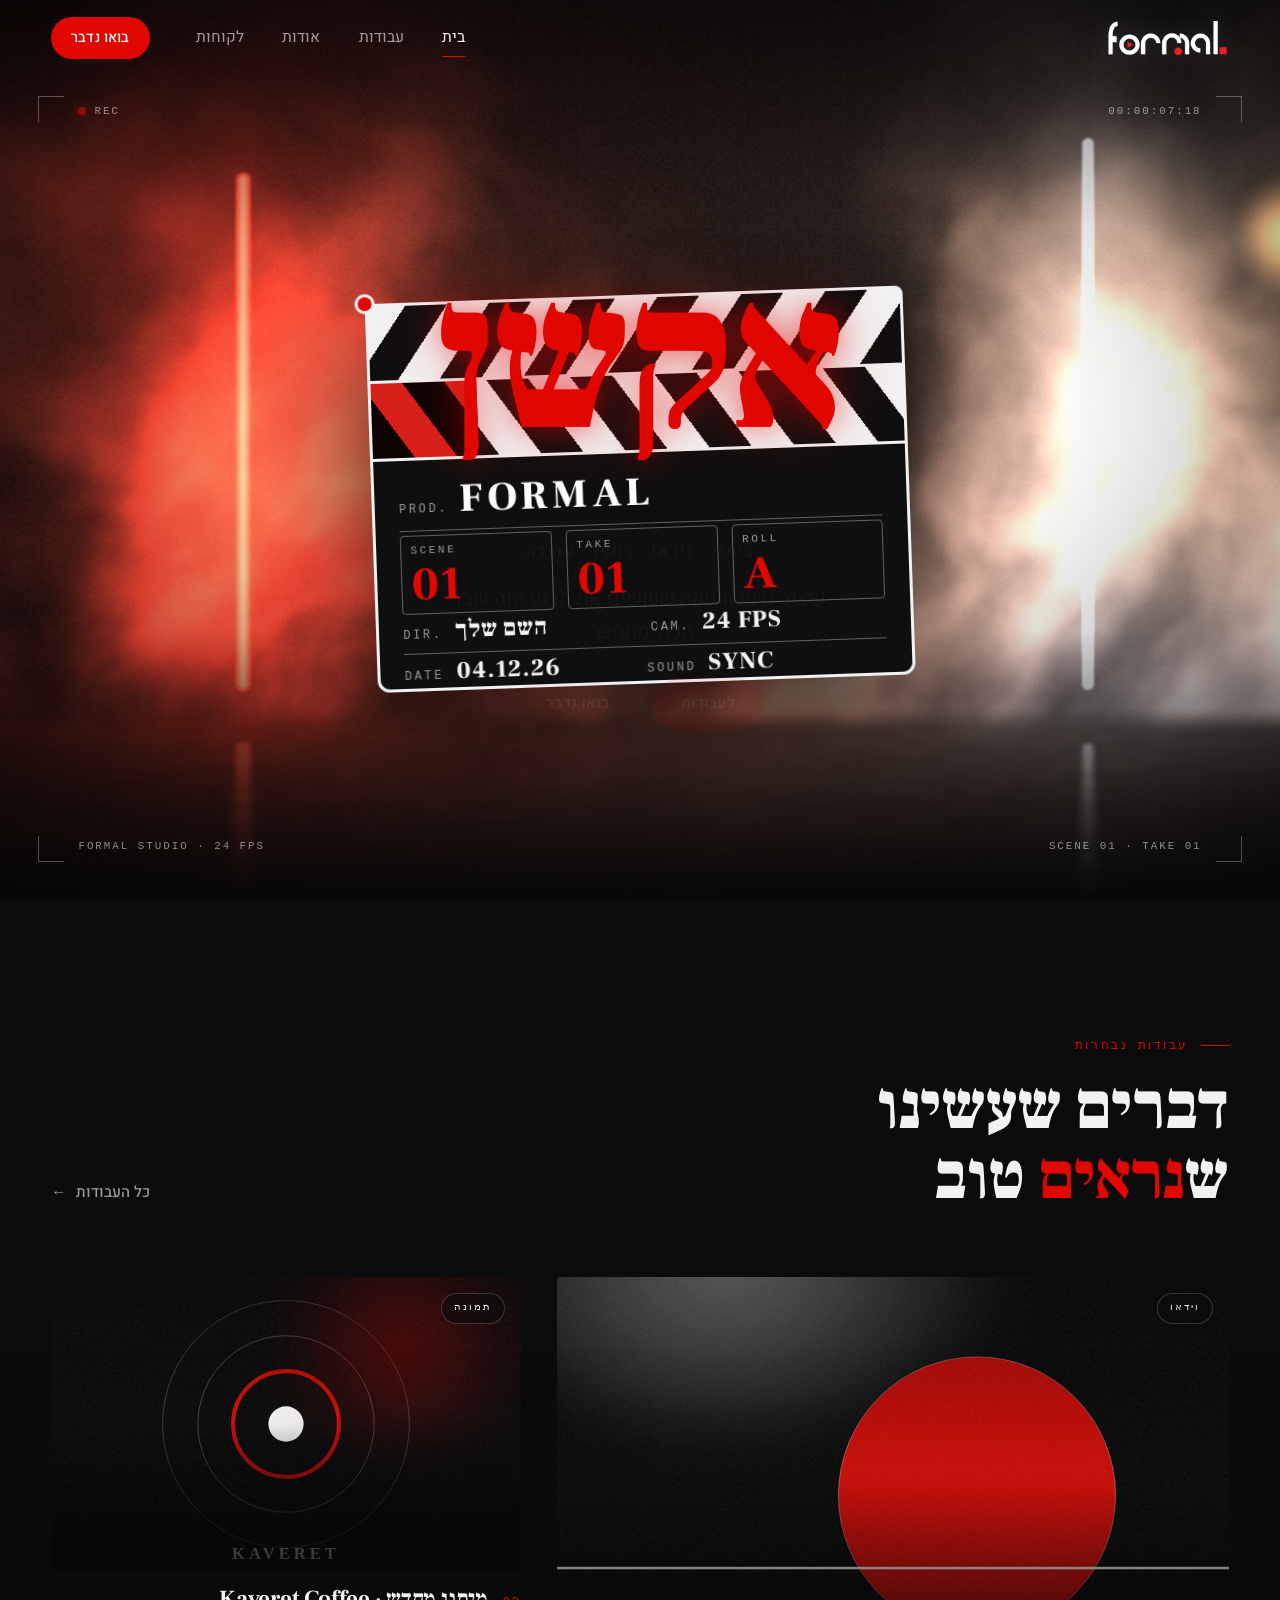
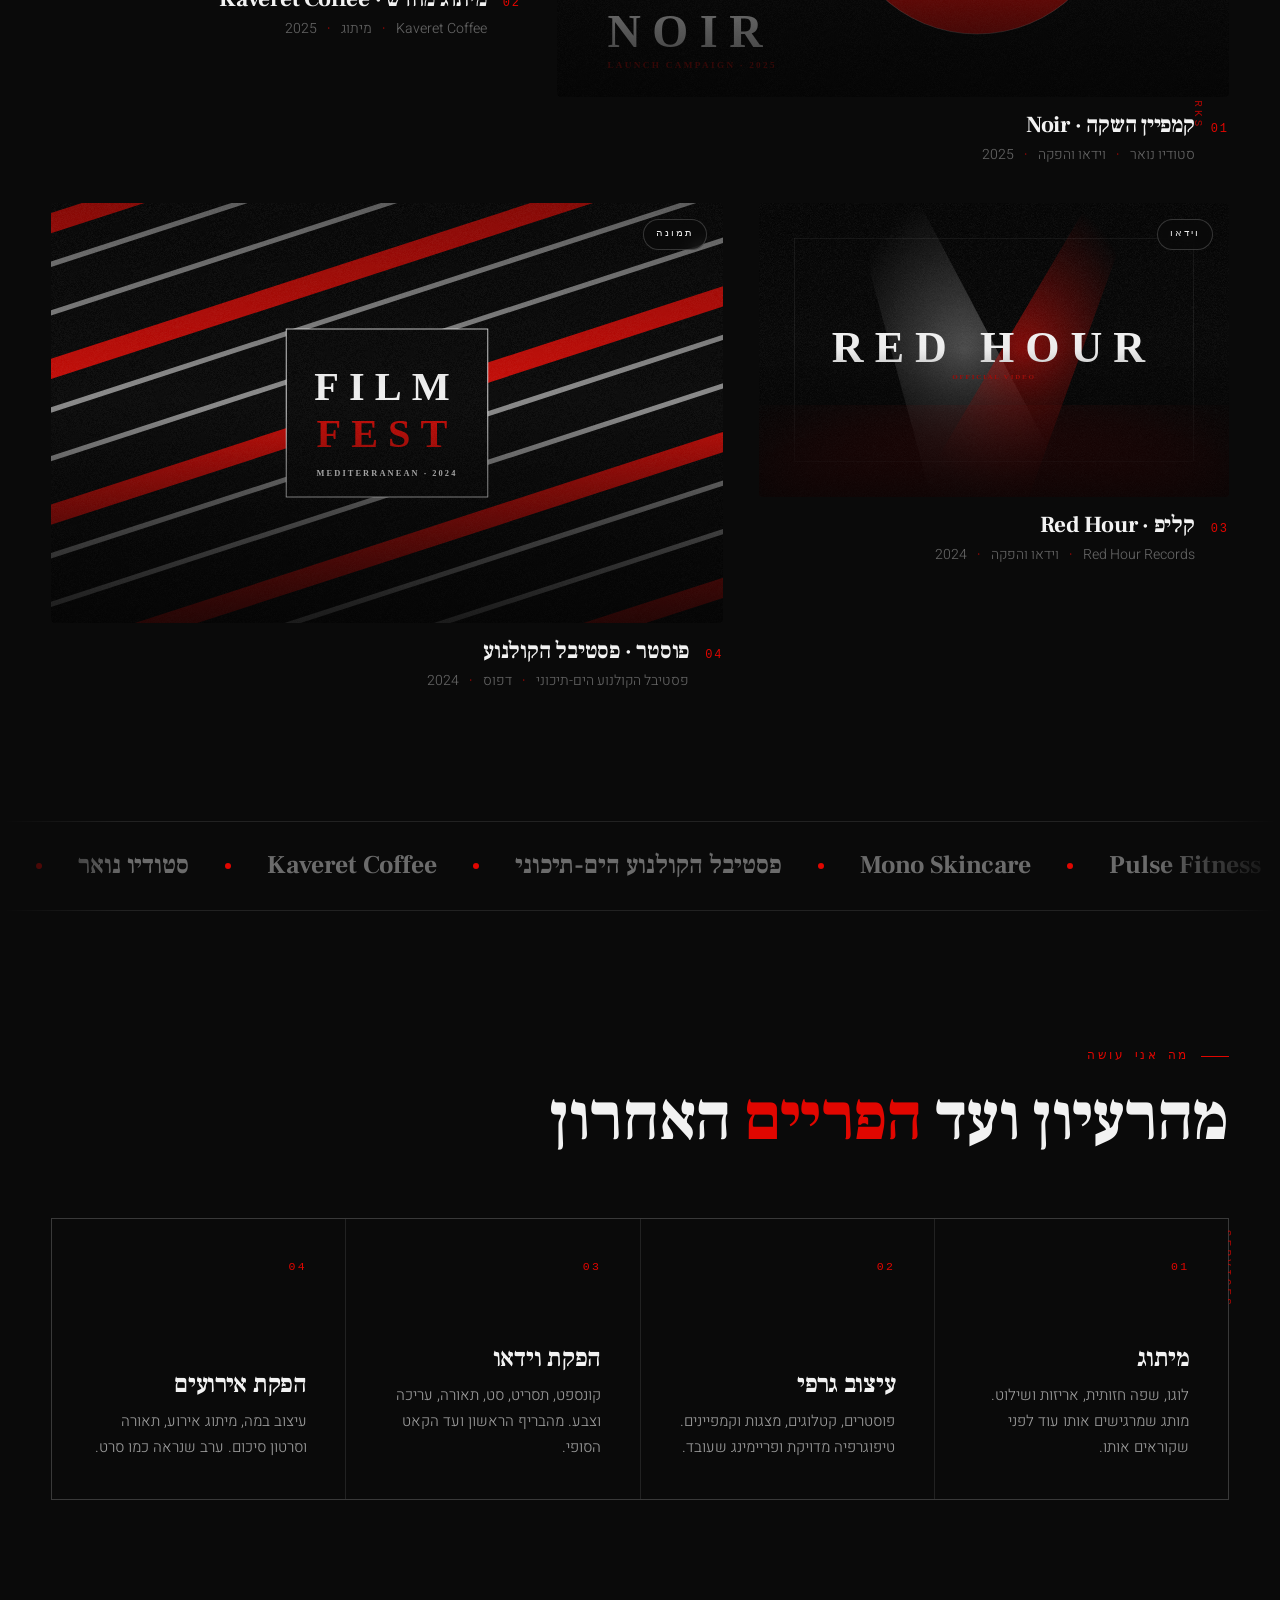
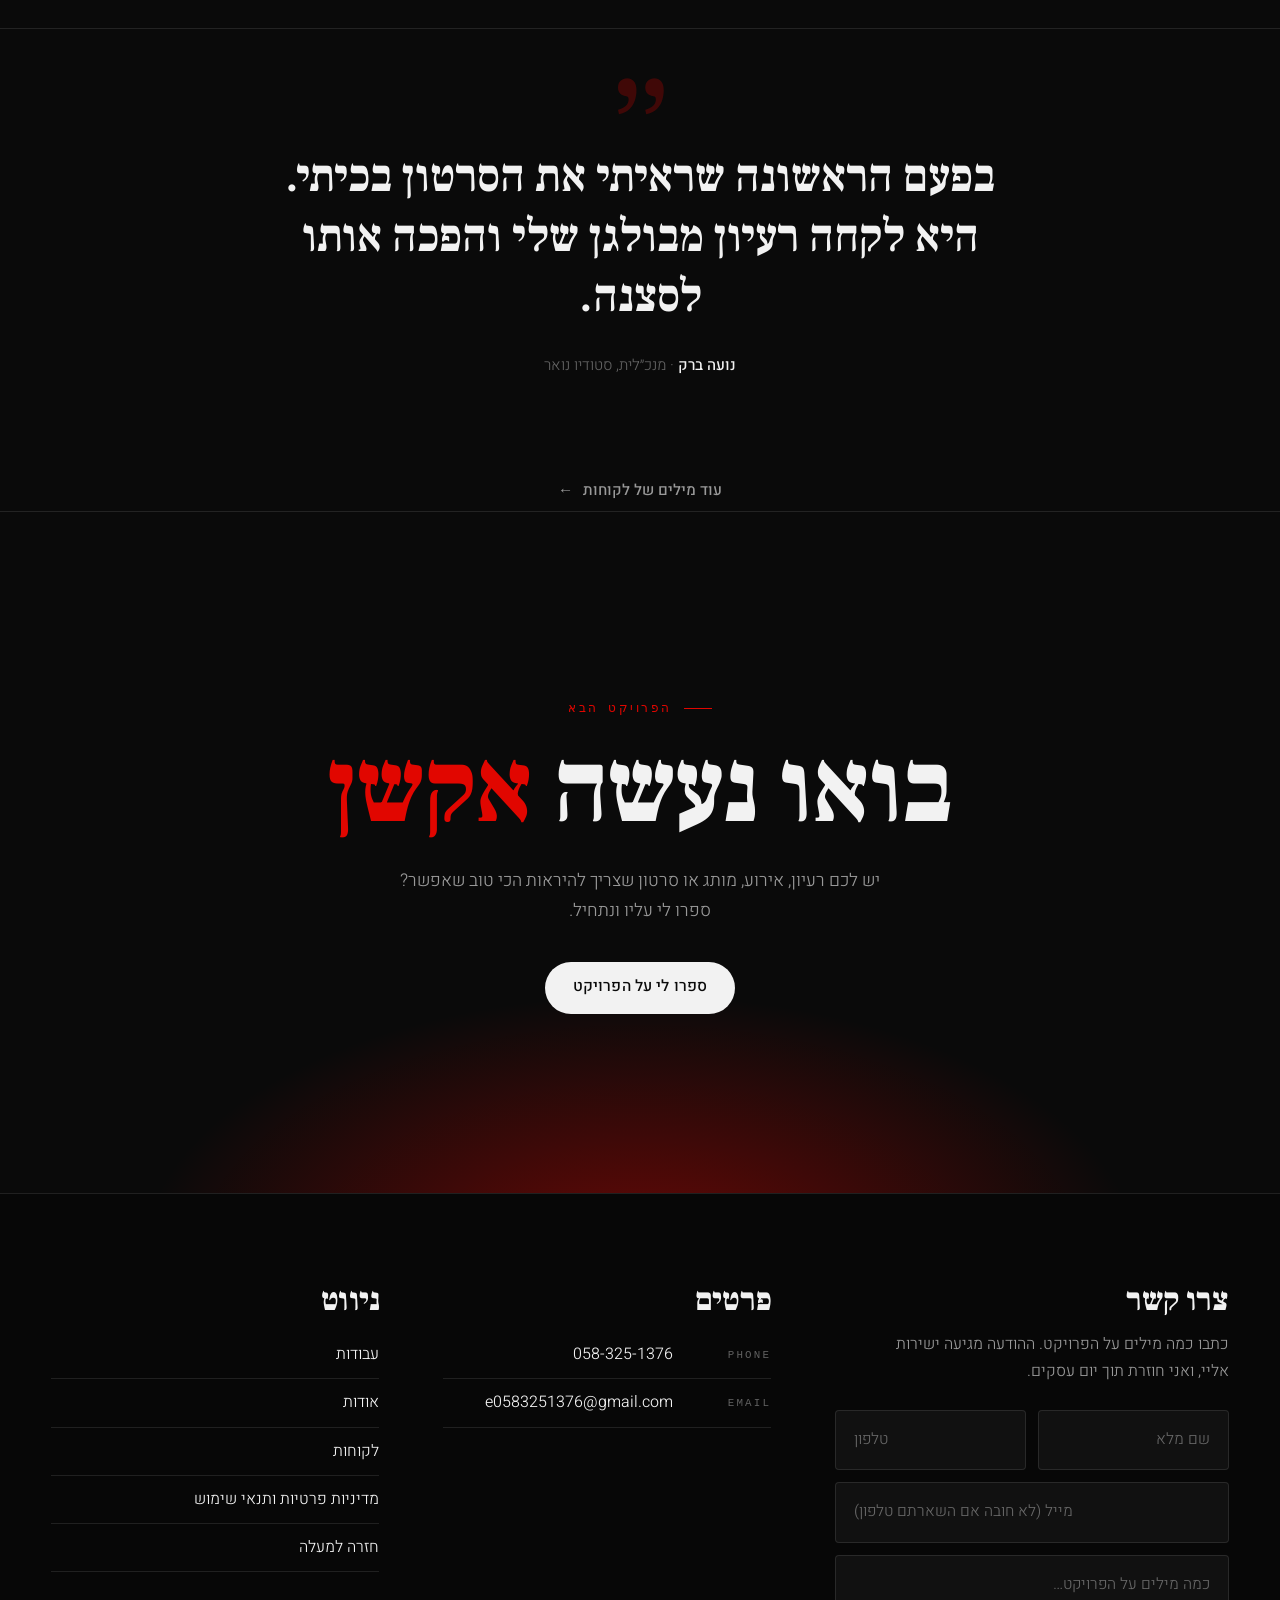
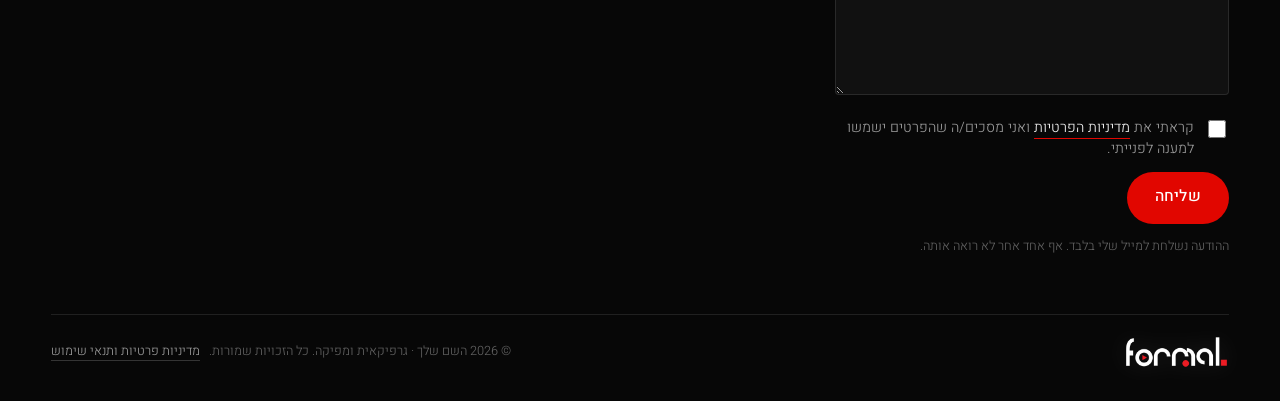
<file: index.html>
<!DOCTYPE html>
<html lang="he" dir="rtl">
<head>
  <meta charset="UTF-8">
  <meta name="viewport" content="width=device-width, initial-scale=1">
  <title>FORMAL · גרפיקה והפקה</title>
  <meta name="description" content="FORMAL – סטודיו לעיצוב גרפי והפקה. מיתוג, וידאו, דפוס ודיגיטל ברמה קולנועית. אחד, שתיים, שלוש – אקשן.">
  <meta name="theme-color" content="#0a0a0a">
  <meta property="og:title" content="FORMAL · גרפיקה והפקה">
  <meta property="og:description" content="עיצוב גרפי והפקה שעושים את הרגע שבו הכול מתחבר.">
  <meta property="og:type" content="website">
  <meta property="og:image" content="https://formal-action.pages.dev/assets/img/og.png">
  <meta property="og:image:width" content="1200">
  <meta property="og:image:height" content="630">
  <meta property="og:url" content="https://formal-action.pages.dev/">
  <link rel="canonical" href="https://formal-action.pages.dev/">
  <link rel="icon" href="assets/img/logo-icon.png" type="image/png">
  <link rel="apple-touch-icon" href="assets/img/logo-icon.png">
  <link rel="stylesheet" href="assets/css/fonts.css">
  <link rel="stylesheet" href="assets/css/style.css">
</head>
<body>
  <a class="skip" href="#main">דלג לתוכן</a>
  <div class="curtain is-boot" aria-hidden="true"></div>
  <div class="grain" aria-hidden="true"></div>

  <header class="header">
    <div class="container header__inner">
      <a class="logo" href="index.html" aria-label="FORMAL – דף הבית">
        <img class="logo__img" src="assets/img/logo.png" alt="FORMAL" draggable="false">
      </a>
      <button class="burger" aria-label="תפריט" aria-expanded="false"><span></span><span></span><span></span></button>
      <nav class="nav" aria-label="ניווט ראשי">
        <a class="nav__link" href="index.html">בית</a>
        <a class="nav__link" href="works.html">עבודות</a>
        <a class="nav__link" href="about.html">אודות</a>
        <a class="nav__link" href="clients.html">לקוחות</a>
        <a class="btn btn--red nav__cta" href="#contact">בואו נדבר</a>
      </nav>
    </div>
  </header>

  <main id="main">
    <!-- ================= HERO ================= -->
    <section class="hero" id="hero" aria-label="פתיח">
      <canvas class="hero__fog" aria-hidden="true"></canvas>
      <div class="hero__fallback" aria-hidden="true"></div>
      <div class="hero__vignette" aria-hidden="true"></div>

      <div class="hud" aria-hidden="true">
        <span class="hud__corner hud__corner--tl"></span><span class="hud__corner hud__corner--tr"></span>
        <span class="hud__corner hud__corner--bl"></span><span class="hud__corner hud__corner--br"></span>
        <span class="hud__rec"><i></i>REC</span>
        <span class="hud__tc">00:00:00:00</span>
        <span class="hud__scene">SCENE 01 · TAKE 01</span>
        <span class="hud__brand">FORMAL STUDIO · 24 FPS</span>
      </div>

      <!-- clapperboard: enters on "שלוש", snaps shut on "אקשן" -->
      <div class="clap" aria-hidden="true">
        <div class="clap__arm"></div>
        <div class="clap__body">
          <span class="clap__hinge"></span>
          <div class="clap__bar"></div>
          <div class="clap__slate">
            <div class="clap__row clap__row--title"><span>PROD.</span><b>FORMAL</b></div>
            <div class="clap__grid">
              <div><span>SCENE</span><b>01</b></div>
              <div><span>TAKE</span><b>01</b></div>
              <div><span>ROLL</span><b>A</b></div>
            </div>
            <div class="clap__row"><span>DIR.</span><b data-site="owner.name">FORMAL</b><span>CAM.</span><b>24 FPS</b></div>
            <div class="clap__row clap__row--foot"><span>DATE</span><b class="clap__date">—</b><span>SOUND</span><b>SYNC</b></div>
          </div>
        </div>
      </div>
      <div class="hero__flash" aria-hidden="true"></div>

      <div class="hero__stage">
        <h1 class="hero__count">
          <span class="hero__word">אחד</span>
          <span class="hero__word">שתיים</span>
          <span class="hero__word">שלוש</span>
          <span class="hero__word hero__word--action">אקשן</span>
        </h1>
        <div class="hero__after">
          <p class="hero__kicker hero__kicker--he" data-site="tagline">בימוי · וידאו · רחפן · עריכה</p>
          <p class="hero__sub">עיצוב גרפי והפקה שעושים את הרגע הזה שבו הכול מתחבר.</p>
          <div class="hero__cta">
            <a class="btn btn--red" href="works.html">לעבודות</a>
            <a class="btn btn--ghost" href="#contact">בואו נדבר</a>
          </div>
        </div>
      </div>

      <div class="hero__scroll" aria-hidden="true"><span>גללו</span><i></i></div>
      <button class="hero__replay" type="button" aria-label="הפעלת הפתיח מחדש" title="שוב">
        <svg viewBox="0 0 24 24" fill="none" stroke="currentColor" stroke-width="1.6"><path d="M3 12a9 9 0 1 0 3-6.7"/><path d="M3 4v5h5"/></svg>
      </button>
    </section>

    <!-- ================= FEATURED WORKS ================= -->
    <section class="section" id="works">
      <span class="side-label" aria-hidden="true">SELECTED WORKS</span>
      <div class="container">
        <div class="section__head reveal">
          <div>
            <p class="eyebrow">עבודות נבחרות</p>
            <h2 class="section__title">דברים שעשינו<br>ש<em>נראים</em> טוב</h2>
          </div>
          <a class="section__link" href="works.html">כל העבודות <span class="arrow">←</span></a>
        </div>
        <div class="works-grid" data-works-featured></div>
      </div>
    </section>

    <!-- ================= CLIENTS MARQUEE ================= -->
    <div class="marquee reveal reveal--fade" data-marquee aria-label="לקוחות"></div>

    <!-- ================= SERVICES ================= -->
    <section class="section">
      <span class="side-label" aria-hidden="true">SERVICES</span>
      <div class="container">
        <div class="section__head reveal">
          <div>
            <p class="eyebrow">מה אני עושה</p>
            <h2 class="section__title">מהרעיון ועד <em>הפריים</em> האחרון</h2>
          </div>
        </div>
        <div class="services">
          <article class="service reveal" style="--d:0s">
            <span class="service__num">01</span>
            <div><h3 class="service__title">מיתוג</h3><p class="service__text">לוגו, שפה חזותית, אריזות ושילוט. מותג שמרגישים אותו עוד לפני שקוראים אותו.</p></div>
          </article>
          <article class="service reveal" style="--d:0.08s">
            <span class="service__num">02</span>
            <div><h3 class="service__title">עיצוב גרפי</h3><p class="service__text">פוסטרים, קטלוגים, מצגות וקמפיינים. טיפוגרפיה מדויקת ופריימינג שעובד.</p></div>
          </article>
          <article class="service reveal" style="--d:0.16s">
            <span class="service__num">03</span>
            <div><h3 class="service__title">הפקת וידאו</h3><p class="service__text">קונספט, תסריט, סט, תאורה, עריכה וצבע. מהבריף הראשון ועד הקאט הסופי.</p></div>
          </article>
          <article class="service reveal" style="--d:0.24s">
            <span class="service__num">04</span>
            <div><h3 class="service__title">הפקת אירועים</h3><p class="service__text">עיצוב במה, מיתוג אירוע, תאורה וסרטון סיכום. ערב שנראה כמו סרט.</p></div>
          </article>
        </div>
      </div>
    </section>

    <!-- ================= QUOTE ================= -->
    <section class="section--line">
      <div class="container">
        <figure class="quote-block reveal" data-quote></figure>
        <p class="reveal" style="text-align:center;margin-top:-20px"><a class="section__link" href="clients.html">עוד מילים של לקוחות <span class="arrow">←</span></a></p>
      </div>
    </section>

    <!-- ================= CTA ================= -->
    <section class="cta section--line" id="contact">
      <div class="cta__glow" aria-hidden="true"></div>
      <div class="container reveal">
        <p class="eyebrow" style="justify-content:center">הפרויקט הבא</p>
        <h2 class="cta__title">בואו נעשה <em>אקשן</em></h2>
        <p class="cta__text">יש לכם רעיון, אירוע, מותג או סרטון שצריך להיראות הכי טוב שאפשר? ספרו לי עליו ונתחיל.</p>
        <a class="btn btn--white" href="#form">ספרו לי על הפרויקט</a>
      </div>
    </section>
  </main>

  <!-- ================= FOOTER / CONTACT ================= -->
  <footer class="footer" id="form">
    <div class="container">
      <div class="footer__grid">
        <div class="reveal">
          <h2 class="footer__title">צרו קשר</h2>
          <p class="footer__text">כתבו כמה מילים על הפרויקט. ההודעה מגיעה ישירות אליי, ואני חוזרת תוך יום עסקים.</p>
          <form class="form" data-contact-form style="margin-top:24px" novalidate="false">
            <div class="form__row">
              <label class="field"><input type="text" name="name" placeholder="שם מלא" required autocomplete="name"></label>
              <label class="field"><input type="tel" name="phone" placeholder="טלפון" autocomplete="tel" dir="ltr"></label>
            </div>
            <label class="field"><input type="email" name="email" placeholder="מייל (לא חובה אם השארתם טלפון)" autocomplete="email" dir="ltr"></label>
            <label class="field"><textarea name="message" rows="4" placeholder="כמה מילים על הפרויקט…" required></textarea></label>
            <label class="hp" aria-hidden="true"><input type="text" name="website" tabindex="-1" autocomplete="off"></label>
            <label class="check"><input type="checkbox" name="consent" required><span>קראתי את <a href="privacy.html">מדיניות הפרטיות</a> ואני מסכים/ה שהפרטים ישמשו למענה לפנייתי.</span></label>
            <button class="btn btn--red" type="submit">שליחה</button>
            <p class="form__note" data-form-note hidden></p>
            <p class="form__hint">ההודעה נשלחת למייל שלי בלבד. אף אחד אחר לא רואה אותה.</p>
          </form>
        </div>
        <div class="reveal" style="--d:0.1s">
          <h2 class="footer__title">פרטים</h2>
          <ul class="footer__list">
            <li><span class="lbl">PHONE</span><a data-site="contact.phone" data-site-href="tel" href="#"></a></li>
            <li><span class="lbl">EMAIL</span><a data-site="contact.email" data-site-href="mailto" href="#"></a></li>
          </ul>
        </div>
        <div class="reveal" style="--d:0.2s">
          <h2 class="footer__title">ניווט</h2>
          <ul class="footer__list">
            <li><a href="works.html">עבודות</a></li>
            <li><a href="about.html">אודות</a></li>
            <li><a href="clients.html">לקוחות</a></li>
            <li><a href="privacy.html">מדיניות פרטיות ותנאי שימוש</a></li>
            <li><a href="#hero">חזרה למעלה</a></li>
          </ul>
        </div>
      </div>
      <div class="footer__bottom">
        <span class="logo"><img class="logo__img" src="assets/img/logo.png" alt="FORMAL" draggable="false"></span>
        <span>© <span data-year></span> <span data-site="owner.name"></span> · <span data-site="owner.role"></span>. כל הזכויות שמורות. <a class="footer__legal" href="privacy.html">מדיניות פרטיות ותנאי שימוש</a></span>
      </div>
    </div>
  </footer>

  <!-- ================= PLAYER MODAL ================= -->
  <div class="modal" id="modal" hidden role="dialog" aria-modal="true" aria-labelledby="modal-title">
    <div class="modal__backdrop" data-close></div>
    <div class="modal__dialog">
      <button class="modal__close" type="button" data-close><kbd>ESC</kbd> סגירה</button>
      <div class="modal__media protected"></div>
      <div class="modal__info">
        <div>
          <h3 class="modal__title" id="modal-title"></h3>
          <p class="modal__sub"></p>
          <p class="modal__desc"></p>
        </div>
        <div class="modal__nav">
          <button class="modal__btn" type="button" data-prev aria-label="הקודם"></button>
          <button class="modal__btn" type="button" data-next aria-label="הבא"></button>
        </div>
      </div>
    </div>
  </div>

  <script src="assets/js/vendor/gsap.min.js"></script>
  <script src="assets/js/fog.js"></script>
  <script src="assets/js/hero.js"></script>
  <script src="assets/js/main.js"></script>
</body>
</html>
</file>
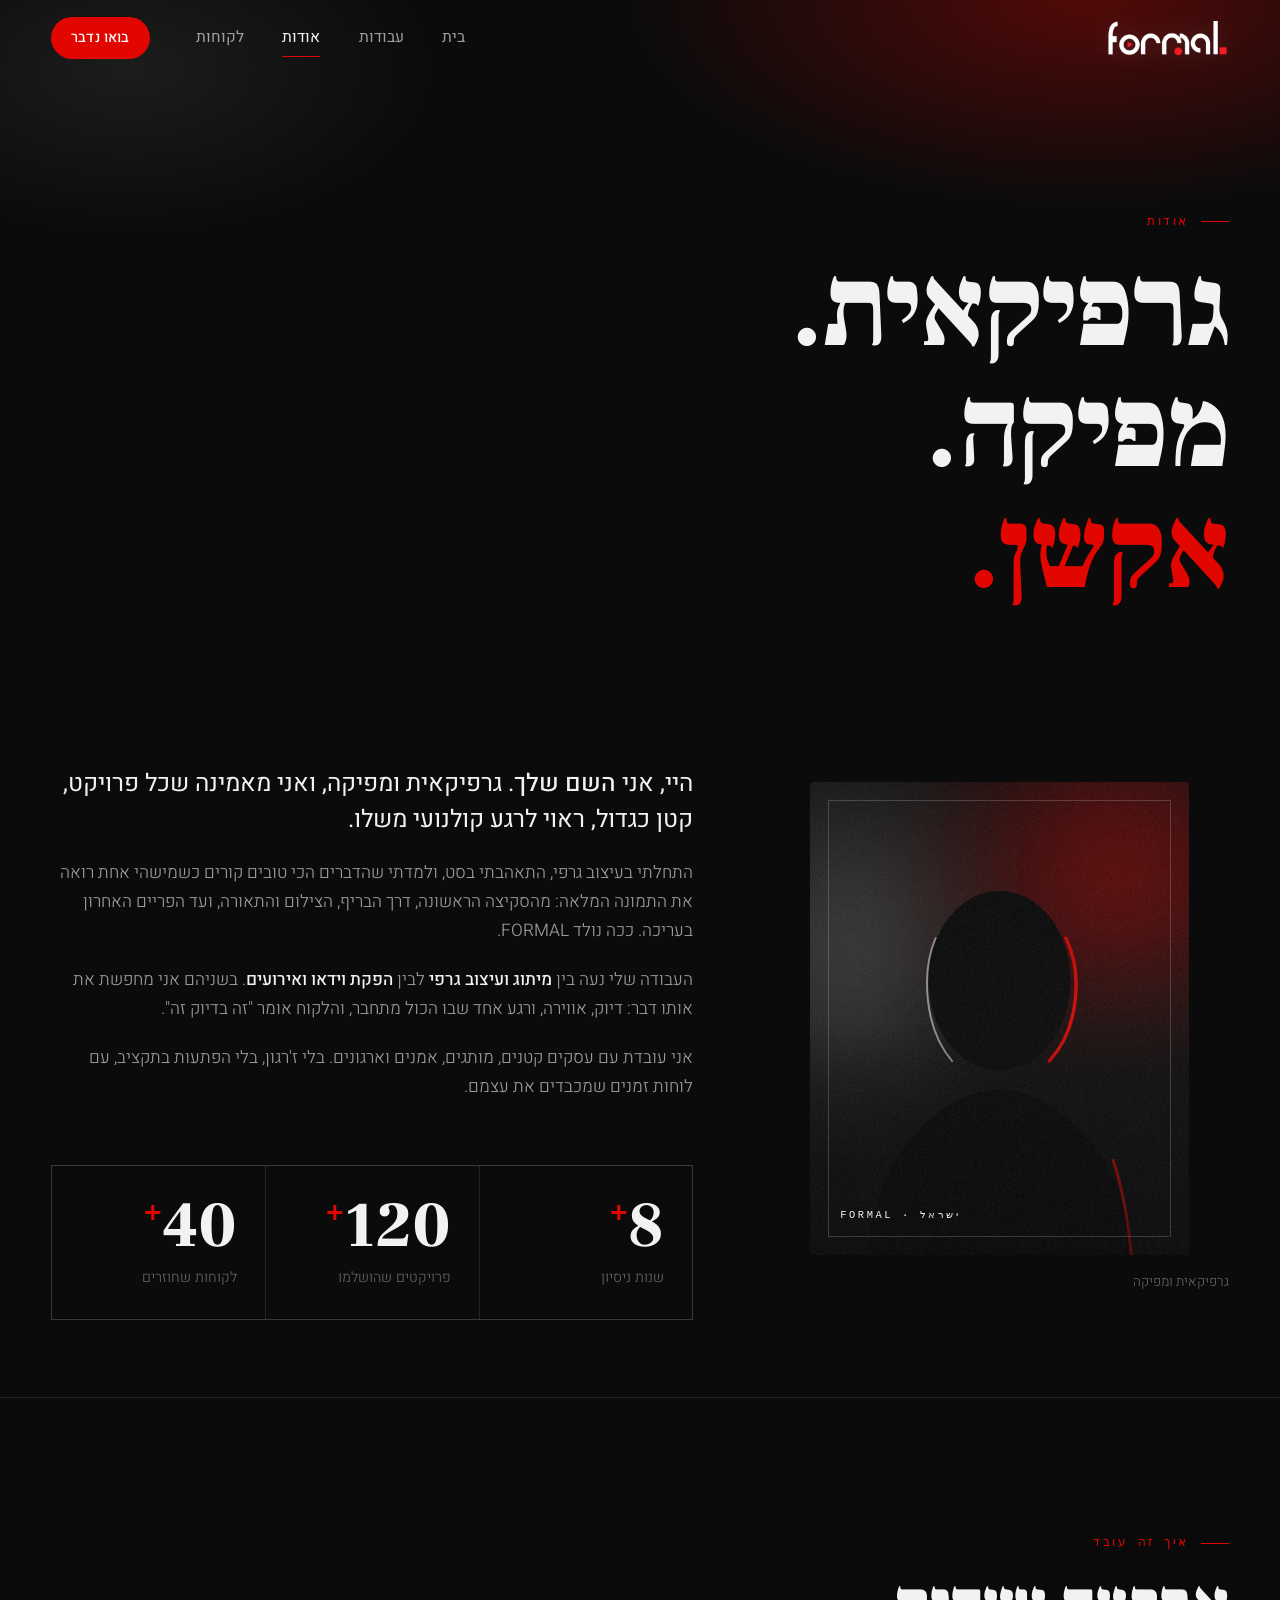
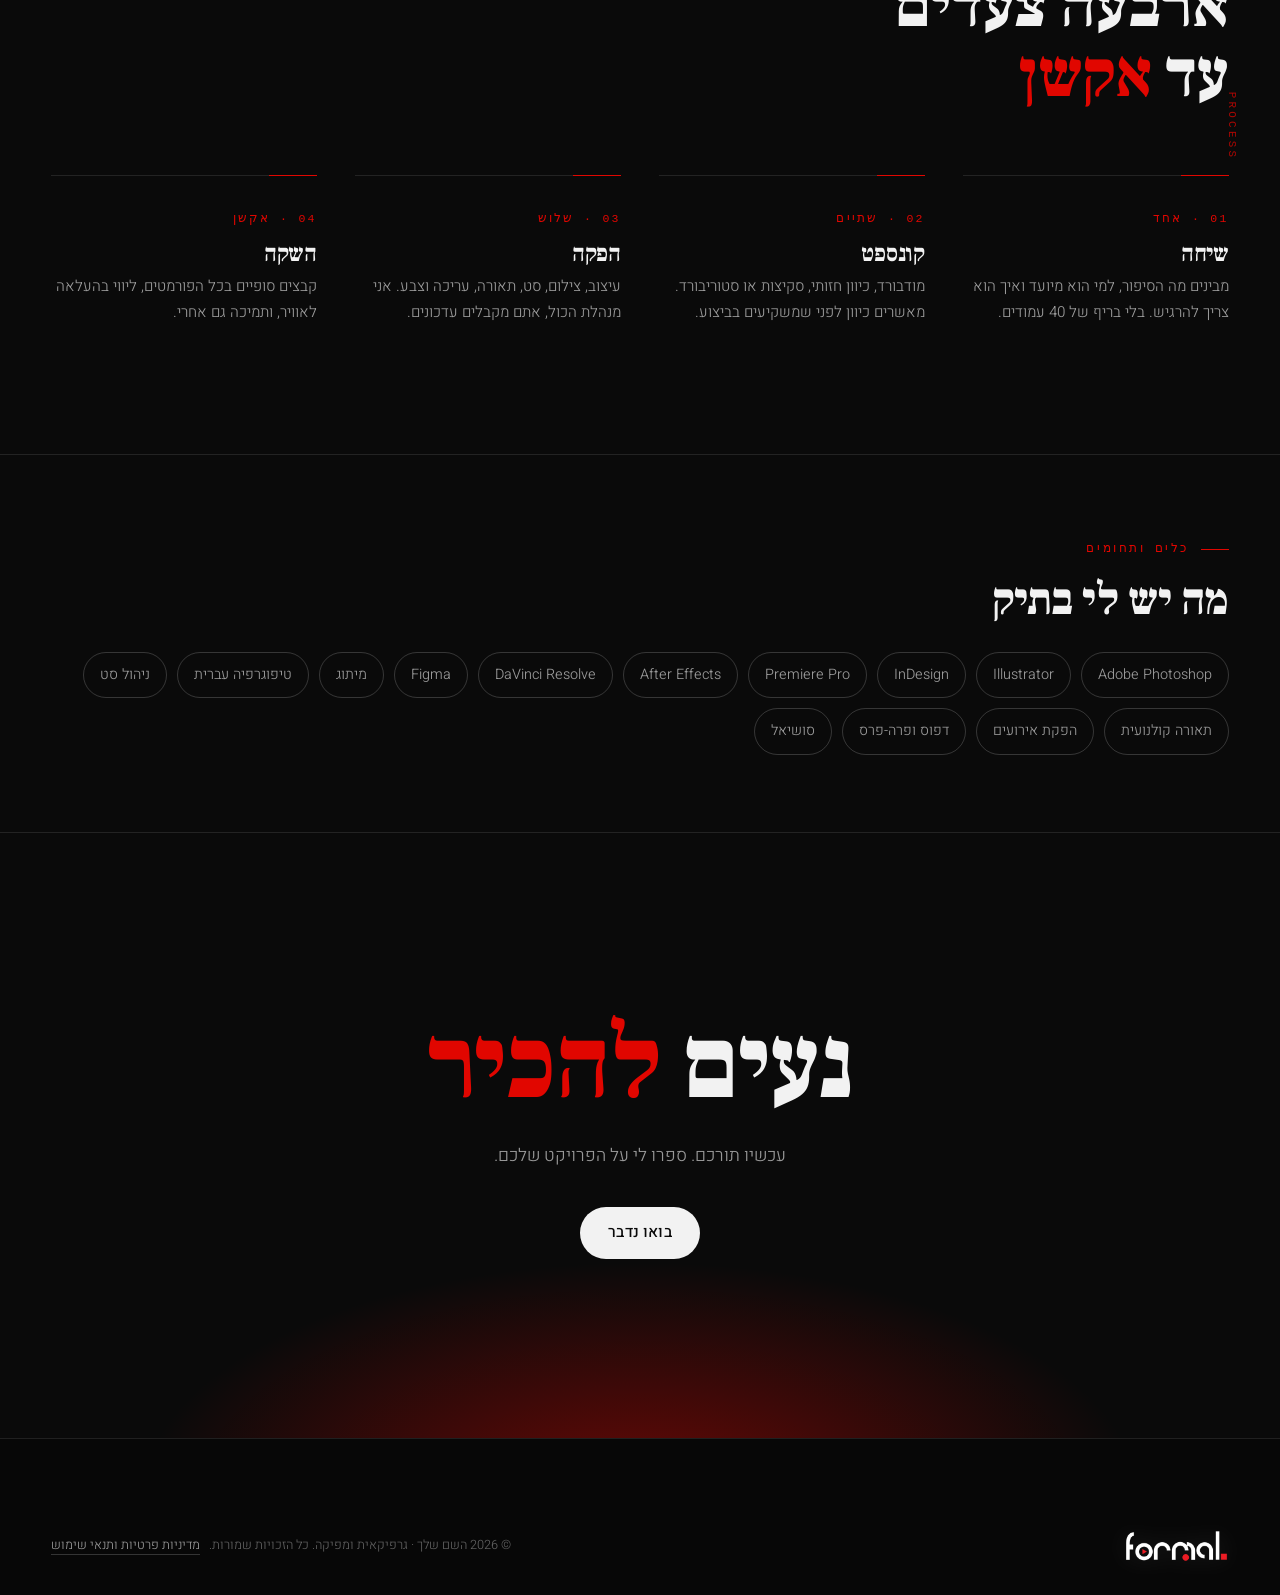
<file: about.html>
<!DOCTYPE html>
<html lang="he" dir="rtl">
<head>
  <meta charset="UTF-8">
  <meta name="viewport" content="width=device-width, initial-scale=1">
  <title>אודות · FORMAL</title>
  <meta name="description" content="מי מאחורי FORMAL – גרפיקאית ומפיקה. תהליך העבודה, הכלים והגישה.">
  <meta name="theme-color" content="#0a0a0a">
  <link rel="canonical" href="https://formal-action.pages.dev/about.html">
  <link rel="icon" href="assets/img/logo-icon.png" type="image/png">
  <link rel="apple-touch-icon" href="assets/img/logo-icon.png">
  <link rel="stylesheet" href="assets/css/fonts.css">
  <link rel="stylesheet" href="assets/css/style.css">
</head>
<body>
  <a class="skip" href="#main">דלג לתוכן</a>
  <div class="curtain is-boot" aria-hidden="true"></div>
  <div class="grain" aria-hidden="true"></div>

  <header class="header">
    <div class="container header__inner">
      <a class="logo" href="index.html" aria-label="FORMAL – דף הבית"><img class="logo__img" src="assets/img/logo.png" alt="FORMAL" draggable="false"></a>
      <button class="burger" aria-label="תפריט" aria-expanded="false"><span></span><span></span><span></span></button>
      <nav class="nav" aria-label="ניווט ראשי">
        <a class="nav__link" href="index.html">בית</a>
        <a class="nav__link" href="works.html">עבודות</a>
        <a class="nav__link" href="about.html">אודות</a>
        <a class="nav__link" href="clients.html">לקוחות</a>
        <a class="btn btn--red nav__cta" href="index.html#contact">בואו נדבר</a>
      </nav>
    </div>
  </header>

  <main id="main">
    <section class="page-hero">
      <div class="page-hero__bg" aria-hidden="true"></div>
      <div class="container">
        <p class="eyebrow reveal">אודות</p>
        <h1 class="page-hero__title reveal" style="--d:0.05s">גרפיקאית.<br>מפיקה.<br><em>אקשן.</em></h1>
      </div>
    </section>

    <!-- ====== עריכת הטקסט: שני/י את הפסקאות בתוך <p> ... </p> ====== -->
    <section class="section section--tight">
      <div class="container about-grid">
        <div class="reveal">
          <figure class="portrait protected">
            <img src="assets/img/portrait.svg" alt="פורטרט" draggable="false">
            <span class="shield"></span>
            <span class="portrait__frame" aria-hidden="true"></span>
            <span class="portrait__tag" aria-hidden="true">FORMAL · <span data-site="owner.city"></span></span>
          </figure>
          <!-- להחלפת התמונה: החליפי את הקובץ assets/img/portrait.svg או שני את הנתיב למעלה -->
          <p class="portrait__caption" data-site="owner.role"></p>
        </div>

        <div class="about-text reveal" style="--d:0.1s">
          <p>היי, אני <strong data-site="owner.name">השם שלך</strong>. גרפיקאית ומפיקה, ואני מאמינה שכל פרויקט, קטן כגדול, ראוי לרגע קולנועי משלו.</p>
          <p>התחלתי בעיצוב גרפי, התאהבתי בסט, ולמדתי שהדברים הכי טובים קורים כשמישהי אחת רואה את התמונה המלאה: מהסקיצה הראשונה, דרך הבריף, הצילום והתאורה, ועד הפריים האחרון בעריכה. ככה נולד FORMAL.</p>
          <p>העבודה שלי נעה בין <strong>מיתוג ועיצוב גרפי</strong> לבין <strong>הפקת וידאו ואירועים</strong>. בשניהם אני מחפשת את אותו דבר: דיוק, אווירה, ורגע אחד שבו הכול מתחבר, והלקוח אומר "זה בדיוק זה".</p>
          <p>אני עובדת עם עסקים קטנים, מותגים, אמנים וארגונים. בלי ז'רגון, בלי הפתעות בתקציב, עם לוחות זמנים שמכבדים את עצמם.</p>

          <div class="stats">
            <div class="stat"><div class="stat__num">8<small>+</small></div><div class="stat__label">שנות ניסיון</div></div>
            <div class="stat"><div class="stat__num">120<small>+</small></div><div class="stat__label">פרויקטים שהושלמו</div></div>
            <div class="stat"><div class="stat__num">40<small>+</small></div><div class="stat__label">לקוחות שחוזרים</div></div>
          </div>
        </div>
      </div>
    </section>

    <section class="section section--line">
      <span class="side-label" aria-hidden="true">PROCESS</span>
      <div class="container">
        <div class="section__head reveal">
          <div>
            <p class="eyebrow">איך זה עובד</p>
            <h2 class="section__title">ארבעה צעדים<br>עד <em>אקשן</em></h2>
          </div>
        </div>
        <div class="process">
          <div class="process__item reveal" style="--d:0s">
            <span class="process__num">01 · אחד</span>
            <h3 class="process__title">שיחה</h3>
            <p class="process__text">מבינים מה הסיפור, למי הוא מיועד ואיך הוא צריך להרגיש. בלי בריף של 40 עמודים.</p>
          </div>
          <div class="process__item reveal" style="--d:0.08s">
            <span class="process__num">02 · שתיים</span>
            <h3 class="process__title">קונספט</h3>
            <p class="process__text">מודבורד, כיוון חזותי, סקיצות או סטוריבורד. מאשרים כיוון לפני שמשקיעים בביצוע.</p>
          </div>
          <div class="process__item reveal" style="--d:0.16s">
            <span class="process__num">03 · שלוש</span>
            <h3 class="process__title">הפקה</h3>
            <p class="process__text">עיצוב, צילום, סט, תאורה, עריכה וצבע. אני מנהלת הכול, אתם מקבלים עדכונים.</p>
          </div>
          <div class="process__item reveal" style="--d:0.24s">
            <span class="process__num">04 · אקשן</span>
            <h3 class="process__title">השקה</h3>
            <p class="process__text">קבצים סופיים בכל הפורמטים, ליווי בהעלאה לאוויר, ותמיכה גם אחרי.</p>
          </div>
        </div>
      </div>
    </section>

    <section class="section section--tight section--line">
      <div class="container">
        <div class="section__head reveal" style="margin-bottom:28px">
          <div>
            <p class="eyebrow">כלים ותחומים</p>
            <h2 class="section__title" style="font-size:clamp(1.8rem,3.5vw,2.8rem)">מה יש לי בתיק</h2>
          </div>
        </div>
        <div class="chips reveal">
          <span class="chip">Adobe Photoshop</span><span class="chip">Illustrator</span><span class="chip">InDesign</span>
          <span class="chip">Premiere Pro</span><span class="chip">After Effects</span><span class="chip">DaVinci Resolve</span>
          <span class="chip">Figma</span><span class="chip">מיתוג</span><span class="chip">טיפוגרפיה עברית</span>
          <span class="chip">ניהול סט</span><span class="chip">תאורה קולנועית</span><span class="chip">הפקת אירועים</span>
          <span class="chip">דפוס ופרה-פרס</span><span class="chip">סושיאל</span>
        </div>
      </div>
    </section>

    <section class="cta section--line">
      <div class="cta__glow" aria-hidden="true"></div>
      <div class="container reveal">
        <h2 class="cta__title">נעים <em>להכיר</em></h2>
        <p class="cta__text">עכשיו תורכם. ספרו לי על הפרויקט שלכם.</p>
        <a class="btn btn--white" href="index.html#form">בואו נדבר</a>
      </div>
    </section>
  </main>

  <footer class="footer">
    <div class="container">
      <div class="footer__bottom" style="margin-top:0;border-top:0;padding-top:0">
        <span class="logo"><img class="logo__img" src="assets/img/logo.png" alt="FORMAL" draggable="false"></span>
        <span>© <span data-year></span> <span data-site="owner.name"></span> · <span data-site="owner.role"></span>. כל הזכויות שמורות. <a class="footer__legal" href="privacy.html">מדיניות פרטיות ותנאי שימוש</a></span>
      </div>
    </div>
  </footer>

  <script src="assets/js/main.js"></script>
</body>
</html>
</file>
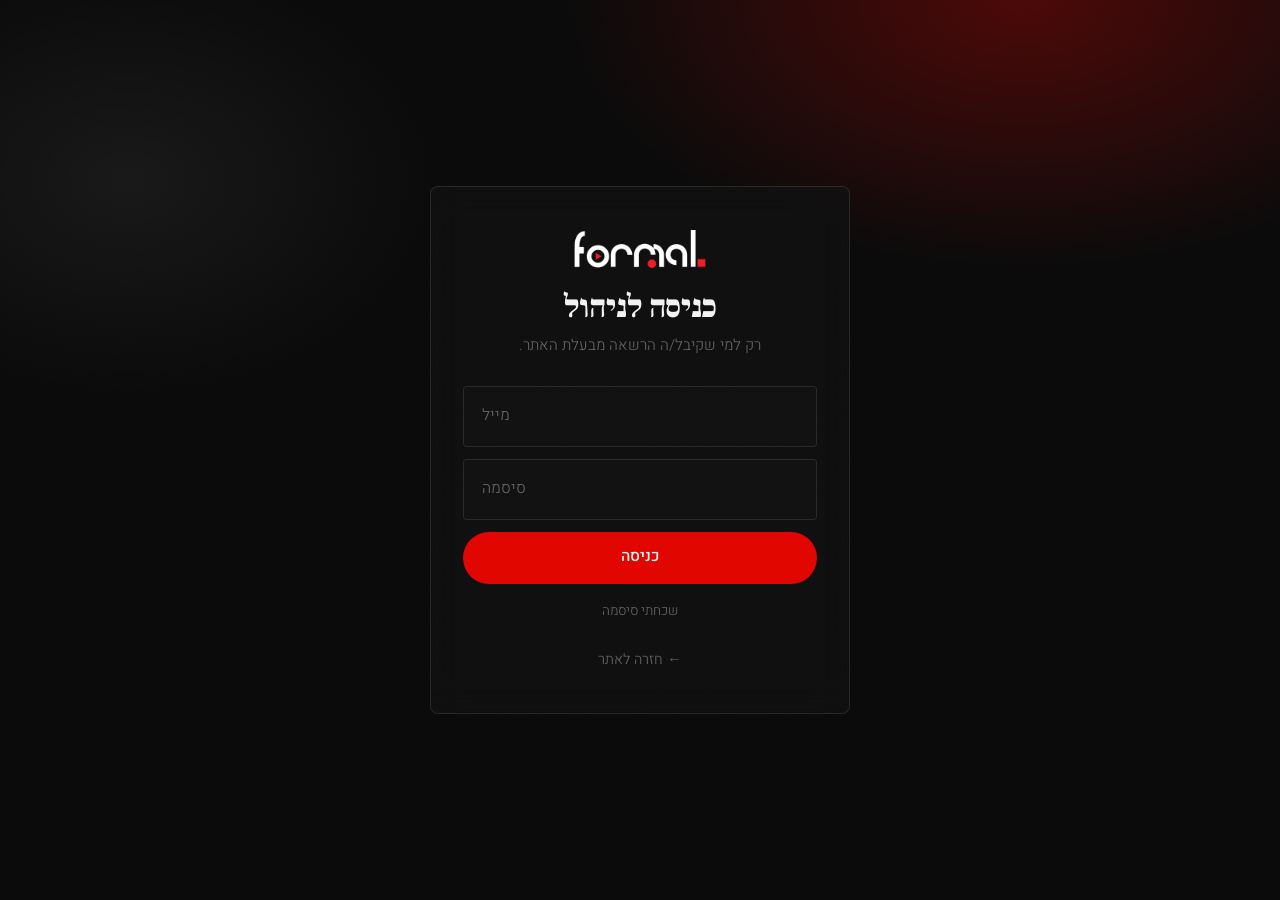
<file: admin.html>
<!DOCTYPE html>
<html lang="he" dir="rtl">
<head>
  <meta charset="UTF-8">
  <meta name="viewport" content="width=device-width, initial-scale=1">
  <title>ניהול · FORMAL</title>
  <meta name="robots" content="noindex, nofollow">
  <meta name="theme-color" content="#0a0a0a">
  <link rel="icon" href="assets/img/logo-icon.png" type="image/png">
  <link rel="stylesheet" href="assets/css/fonts.css">
  <link rel="stylesheet" href="assets/css/style.css">
  <link rel="stylesheet" href="assets/css/admin.css">
</head>
<body class="admin-body">
  <div class="grain" aria-hidden="true"></div>

  <!-- ============ LOGIN ============ -->
  <section class="login" id="login" hidden>
    <div class="login__card">
      <img class="login__logo" src="assets/img/logo.png" alt="FORMAL" draggable="false">
      <h1 class="login__title">כניסה לניהול</h1>
      <p class="login__sub">רק למי שקיבל/ה הרשאה מבעלת האתר.</p>
      <form class="form" id="login-form" autocomplete="on">
        <label class="field"><input type="email" name="email" placeholder="מייל" required autocomplete="username" dir="ltr"></label>
        <label class="field"><input type="password" name="password" placeholder="סיסמה" required autocomplete="current-password" dir="ltr"></label>
        <button class="btn btn--red" type="submit" style="justify-self:stretch">כניסה</button>
        <p class="form__hint login__error" id="login-error" hidden></p>
        <button class="login__link" type="button" id="forgot-open">שכחתי סיסמה</button>
      </form>
      <form class="form" id="forgot-form" hidden>
        <p class="login__sub" style="margin:0 0 6px">נשלח קישור לאיפוס (תקף 30 דקות) למייל של בעלת האתר.</p>
        <label class="field"><input type="email" name="email" placeholder="המייל שלך לכניסה" required dir="ltr" autocomplete="username"></label>
        <button class="btn btn--red" type="submit" style="justify-self:stretch">שליחת קישור לאיפוס</button>
        <p class="form__hint" id="forgot-note" hidden></p>
        <button class="login__link" type="button" id="forgot-close">חזרה לכניסה</button>
      </form>
      <form class="form" id="reset-form" hidden>
        <p class="login__sub" style="margin:0 0 6px">בחרי סיסמה חדשה (לפחות 8 תווים).</p>
        <label class="field"><input type="password" name="password" placeholder="סיסמה חדשה" required minlength="8" dir="ltr" autocomplete="new-password"></label>
        <label class="field"><input type="password" name="password2" placeholder="שוב, לאימות" required minlength="8" dir="ltr" autocomplete="new-password"></label>
        <button class="btn btn--red" type="submit" style="justify-self:stretch">עדכון סיסמה</button>
        <p class="form__hint login__error" id="reset-error" hidden></p>
      </form>
      <p class="login__foot" id="login-noapi" hidden>ממשק הניהול עדיין לא חובר לשרת. הריצי <code>bash admin-api/deploy-admin.sh</code> כדי להפעיל אותו.</p>
      <a class="login__back" href="index.html">← חזרה לאתר</a>
    </div>
  </section>

  <!-- ============ APP ============ -->
  <div class="app" id="app" hidden>
    <header class="topbar">
      <div class="topbar__brand">
        <img src="assets/img/logo.png" alt="FORMAL" class="topbar__logo" draggable="false">
        <span class="topbar__label">ניהול</span>
      </div>
      <div class="topbar__status" id="status" title="מצב הפרסום באתר"><i></i><span>מחובר</span></div>
      <div class="topbar__user">
        <span id="who"></span>
        <a class="topbar__link" href="index.html" target="_blank" rel="noopener">צפייה באתר ↗</a>
        <button class="topbar__link" type="button" id="logout">יציאה</button>
      </div>
    </header>

    <nav class="tabs" role="tablist" aria-label="אזורי ניהול">
      <button class="tab is-active" role="tab" data-tab="works" aria-selected="true">עבודות</button>
      <button class="tab" role="tab" data-tab="testimonials" aria-selected="false">המלצות</button>
      <button class="tab" role="tab" data-tab="media" aria-selected="false">תמונות וקבצים</button>
      <button class="tab" role="tab" data-tab="settings" aria-selected="false">הגדרות האתר</button>
      <button class="tab" role="tab" data-tab="admins" aria-selected="false">מנהלים</button>
      <button class="tab" role="tab" data-tab="messages" aria-selected="false" id="tab-messages" hidden>פניות <span class="tab__count" id="messages-count" hidden></span></button>
      <button class="tab" role="tab" data-tab="help" aria-selected="false">איך מעלים?</button>
    </nav>

    <main class="panel">
      <!-- ---------- WORKS ---------- -->
      <section class="pane" data-pane="works">
        <div class="pane__head">
          <div><h2>עבודות</h2><p class="pane__sub">סרטונים ותמונות שמוצגים בדף העבודות ובדף הבית. גררי כדי לסדר, סמני ★ לדף הבית (עד 4).</p></div>
          <button class="btn btn--red" type="button" data-new="work">+ עבודה חדשה</button>
        </div>
        <div class="list" id="works-list"></div>
      </section>

      <!-- ---------- TESTIMONIALS ---------- -->
      <section class="pane" data-pane="testimonials" hidden>
        <div class="pane__head">
          <div><h2>המלצות לקוחות</h2><p class="pane__sub">ציטוטים, ואפשר לצרף תמונה או המלצת וידאו. ★ מציג את ההמלצה בדף הבית.</p></div>
          <button class="btn btn--red" type="button" data-new="testimonial">+ המלצה חדשה</button>
        </div>
        <div class="list" id="testimonials-list"></div>
      </section>

      <!-- ---------- MEDIA ---------- -->
      <section class="pane" data-pane="media" hidden>
        <div class="pane__head">
          <div><h2>תמונות וקבצים</h2><p class="pane__sub">קבצים שמאוחסנים באתר עצמו (תיקיית assets/media). תמונות: JPG / PNG / WebP עד 20MB. סרטונים ארוכים: דרך יוטיוב או דרייב.</p></div>
          <label class="btn btn--red upload-btn">+ העלאת קבצים<input type="file" id="media-upload" accept=".jpg,.jpeg,.png,.webp,.gif,.svg,.mp4,.webm,.pdf" multiple hidden></label>
        </div>
        <div class="media-grid" id="media-grid"></div>
      </section>

      <!-- ---------- SETTINGS ---------- -->
      <section class="pane" data-pane="settings" hidden>
        <div class="pane__head"><div><h2>הגדרות האתר</h2><p class="pane__sub">שם, טלפון ומייל, לקוחות וקטגוריות.</p></div></div>
        <form class="form settings-form" id="settings-form">
          <h3 class="form__section">מי אני</h3>
          <div class="form__row">
            <label class="field"><span>שם מלא</span><input name="owner.name"></label>
            <label class="field"><span>תפקיד</span><input name="owner.role" placeholder="גרפיקאית ומפיקה"></label>
          </div>
          <div class="form__row">
            <label class="field"><span>עיר</span><input name="owner.city"></label>
            <label class="field"><span>סלוגן</span><input name="tagline"></label>
          </div>
          <h3 class="form__section">יצירת קשר</h3>
          <div class="form__row">
            <label class="field"><span>טלפון להצגה</span><input name="contact.phone" dir="ltr" placeholder="058-000-0000"></label>
            <label class="field"><span>מייל</span><input name="contact.email" dir="ltr" type="email"></label>
          </div>
          <label class="field"><span>Behance / פורטפוליו חיצוני (קישור, אופציונלי)</span><input name="contact.behance" dir="ltr"></label>
          <h3 class="form__section">לקוחות (רצועה נעה + קרדיטים)</h3>
          <label class="field"><span>שם בכל שורה</span><textarea name="clients" rows="6"></textarea></label>
          <label class="field"><span>תפקידים לקרדיטים (מופרדים בפסיק)</span><input name="creditRoles" placeholder="לקוח, מיתוג, הפקה"></label>
          <h3 class="form__section">קטגוריות של עבודות</h3>
          <div id="cats"></div>
          <button class="btn btn--ghost btn--sm" type="button" id="cat-add">+ קטגוריה</button>
          <h3 class="form__section">נגן</h3>
          <label class="check"><input type="checkbox" name="showSourceLink"> להציג מתחת לסרטון קישור "לצפייה ב-YouTube / Drive" (לא מומלץ: מוציא את הצופים מהאתר ובדרייב עלול לאפשר הורדה)</label>
          <div class="form__actions"><button class="btn btn--red" type="submit">שמירה ופרסום</button></div>
        </form>
      </section>

      <!-- ---------- ADMINS ---------- -->
      <section class="pane" data-pane="admins" hidden>
        <div class="pane__head"><div><h2>מנהלים</h2><p class="pane__sub">מי יכול להיכנס לממשק הזה. רק בעלת האתר מוסיפה ומסירה מנהלים.</p></div></div>
        <div class="list" id="admins-list"></div>
        <form class="form card" id="admin-add" hidden>
          <h3 class="form__section" style="margin-top:0">הוספת מנהל/ת</h3>
          <div class="form__row">
            <label class="field"><span>מייל</span><input name="email" type="email" dir="ltr" required></label>
            <label class="field"><span>שם</span><input name="name" required></label>
          </div>
          <label class="field"><span>סיסמה ראשונית (לפחות 8 תווים). מסרי לו/לה בנפרד.</span><input name="password" type="text" dir="ltr" minlength="8" required></label>
          <div class="form__actions"><button class="btn btn--red" type="submit">הוספה</button></div>
        </form>
        <form class="form card" id="pw-form">
          <h3 class="form__section" style="margin-top:0">שינוי הסיסמה שלי</h3>
          <label class="field"><span>סיסמה חדשה (לפחות 8 תווים)</span><input name="password" type="password" dir="ltr" minlength="8" required autocomplete="new-password"></label>
          <div class="form__actions"><button class="btn btn--ghost" type="submit">עדכון סיסמה</button></div>
        </form>
      </section>

      <!-- ---------- MESSAGES (owner only) ---------- -->
      <section class="pane" data-pane="messages" hidden>
        <div class="pane__head">
          <div><h2>פניות מהאתר</h2><p class="pane__sub" id="messages-sub">הודעות שנשלחו דרך טופס יצירת הקשר. רואה אותן רק בעלת האתר. נשמרות עד 180 יום.</p></div>
          <button class="btn btn--ghost btn--sm" type="button" id="messages-refresh">רענון</button>
        </div>
        <div class="list" id="messages-list"></div>
      </section>

      <!-- ---------- HELP ---------- -->
      <section class="pane pane--help" data-pane="help" hidden>
        <div class="pane__head"><div><h2>איך מעלים תוכן?</h2><p class="pane__sub">שלוש דרכים, לפי סוג הקובץ.</p></div></div>
        <div class="help-grid">
          <article class="card">
            <h3>🎬 סרטון דרך YouTube <small>מומלץ</small></h3>
            <ol>
              <li>מעלים את הסרטון ליוטיוב (studio.youtube.com → Create → Upload).</li>
              <li>ב-Visibility בוחרים <b>Unlisted / לא רשום</b>. הסרטון לא יופיע בחיפוש, רק באתר.</li>
              <li>מעתיקים את הקישור של הסרטון.</li>
              <li>כאן: עבודות → + עבודה חדשה → מדביקים את הקישור → שמירה.</li>
            </ol>
            <p class="muted">הנגן באתר הוא נגן יוטיוב בלי כפתור הורדה ובלי המלצות. התמונה המקדימה נלקחת אוטומטית.</p>
          </article>
          <article class="card">
            <h3>📁 סרטון דרך Google Drive</h3>
            <ol>
              <li>מעלים את הקובץ לדרייב.</li>
              <li>קליק ימני → <b>שיתוף</b> → "כל מי שיש לו את הקישור" → <b>צופה</b>.</li>
              <li>באותו חלון: ⚙ → <b>מבטלים</b> "צופים יכולים להוריד, להדפיס ולהעתיק".</li>
              <li>מעתיקים קישור → כאן: עבודות → + עבודה חדשה → מדביקים → שמירה.</li>
            </ol>
            <p class="muted">בלי שלב 3, מי שימצא את הקישור יוכל להוריד. עם שלב 3, לא.</p>
          </article>
          <article class="card">
            <h3>🖼 תמונות</h3>
            <ol>
              <li>כאן: תמונות וקבצים → + העלאת קבצים (אפשר כמה בבת אחת).</li>
              <li>אחרי ההעלאה לוחצים "העתקת נתיב".</li>
              <li>עבודות → + עבודה חדשה → סוג "תמונה" → מדביקים את הנתיב, או לוחצים "בחירה מהקבצים".</li>
            </ol>
            <p class="muted">מומלץ JPG או WebP ברוחב 1600–2000 פיקסלים. התמונות באתר מוגנות מגרירה, קליק ימני ושמירה.</p>
          </article>
          <article class="card">
            <h3>📨 Jumbo Mail</h3>
            <p>ג'מבו מייל הוא שירות להעברת קבצים, לא לאחסון: הקישורים פגים אחרי כמה ימים ואי אפשר להטמיע אותם באתר. השתמשי בו רק כדי להעביר קבצים (למשל מהמחשב של העורך אלייך), ואז העלי ליוטיוב, לדרייב, או כאן לתמונות וקבצים.</p>
          </article>
          <article class="card">
            <h3>⏱ מתי זה עולה לאוויר?</h3>
            <p>כל שמירה נשמרת ישירות באתר (כקומיט בגיטהאב על שמך). האתר מתעדכן תוך כדקה. אפשר לעקוב בנקודה שלמעלה: אדומה = בבנייה, לבנה = פורסם.</p>
          </article>
        </div>
      </section>
    </main>
  </div>

  <!-- ============ EDITOR DIALOG ============ -->
  <div class="editor" id="editor" hidden>
    <div class="editor__backdrop" data-editor-close></div>
    <div class="editor__dialog" role="dialog" aria-modal="true" aria-labelledby="editor-title">
      <header class="editor__head"><h2 id="editor-title">עבודה</h2><button class="editor__close" type="button" data-editor-close aria-label="סגירה">✕</button></header>
      <form class="form editor__form" id="editor-form"></form>
      <div class="editor__preview protected" id="editor-preview" hidden></div>
      <footer class="editor__foot">
        <button class="btn btn--ghost" type="button" data-editor-close>ביטול</button>
        <button class="btn btn--red" type="submit" form="editor-form">שמירה ופרסום</button>
      </footer>
    </div>
  </div>

  <!-- ============ FILE PICKER ============ -->
  <div class="editor" id="picker" hidden>
    <div class="editor__backdrop" data-picker-close></div>
    <div class="editor__dialog editor__dialog--wide" role="dialog" aria-modal="true">
      <header class="editor__head"><h2>בחירת קובץ</h2><button class="editor__close" type="button" data-picker-close aria-label="סגירה">✕</button></header>
      <div class="media-grid media-grid--picker" id="picker-grid"></div>
    </div>
  </div>

  <div class="toast" id="toast" hidden></div>

  <script src="assets/js/main.js"></script>
  <script src="assets/js/admin.js"></script>
</body>
</html>
</file>
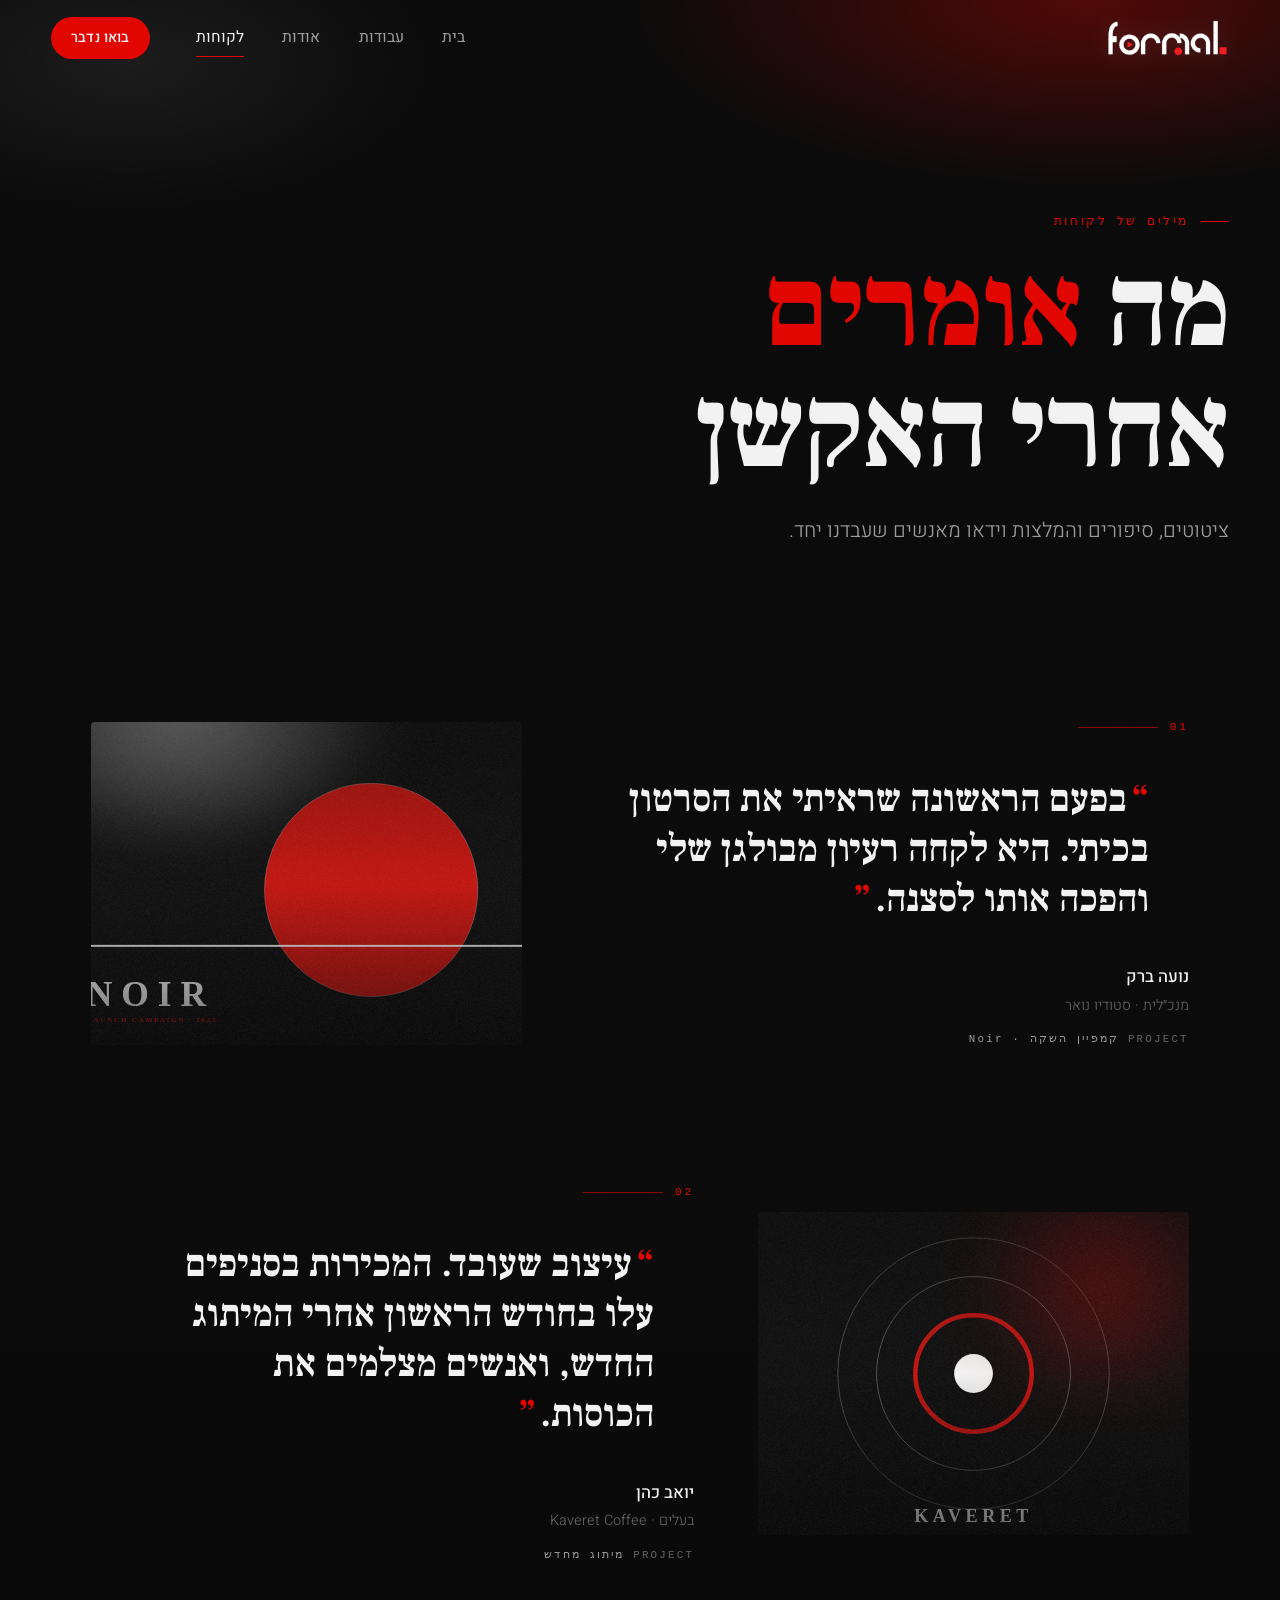
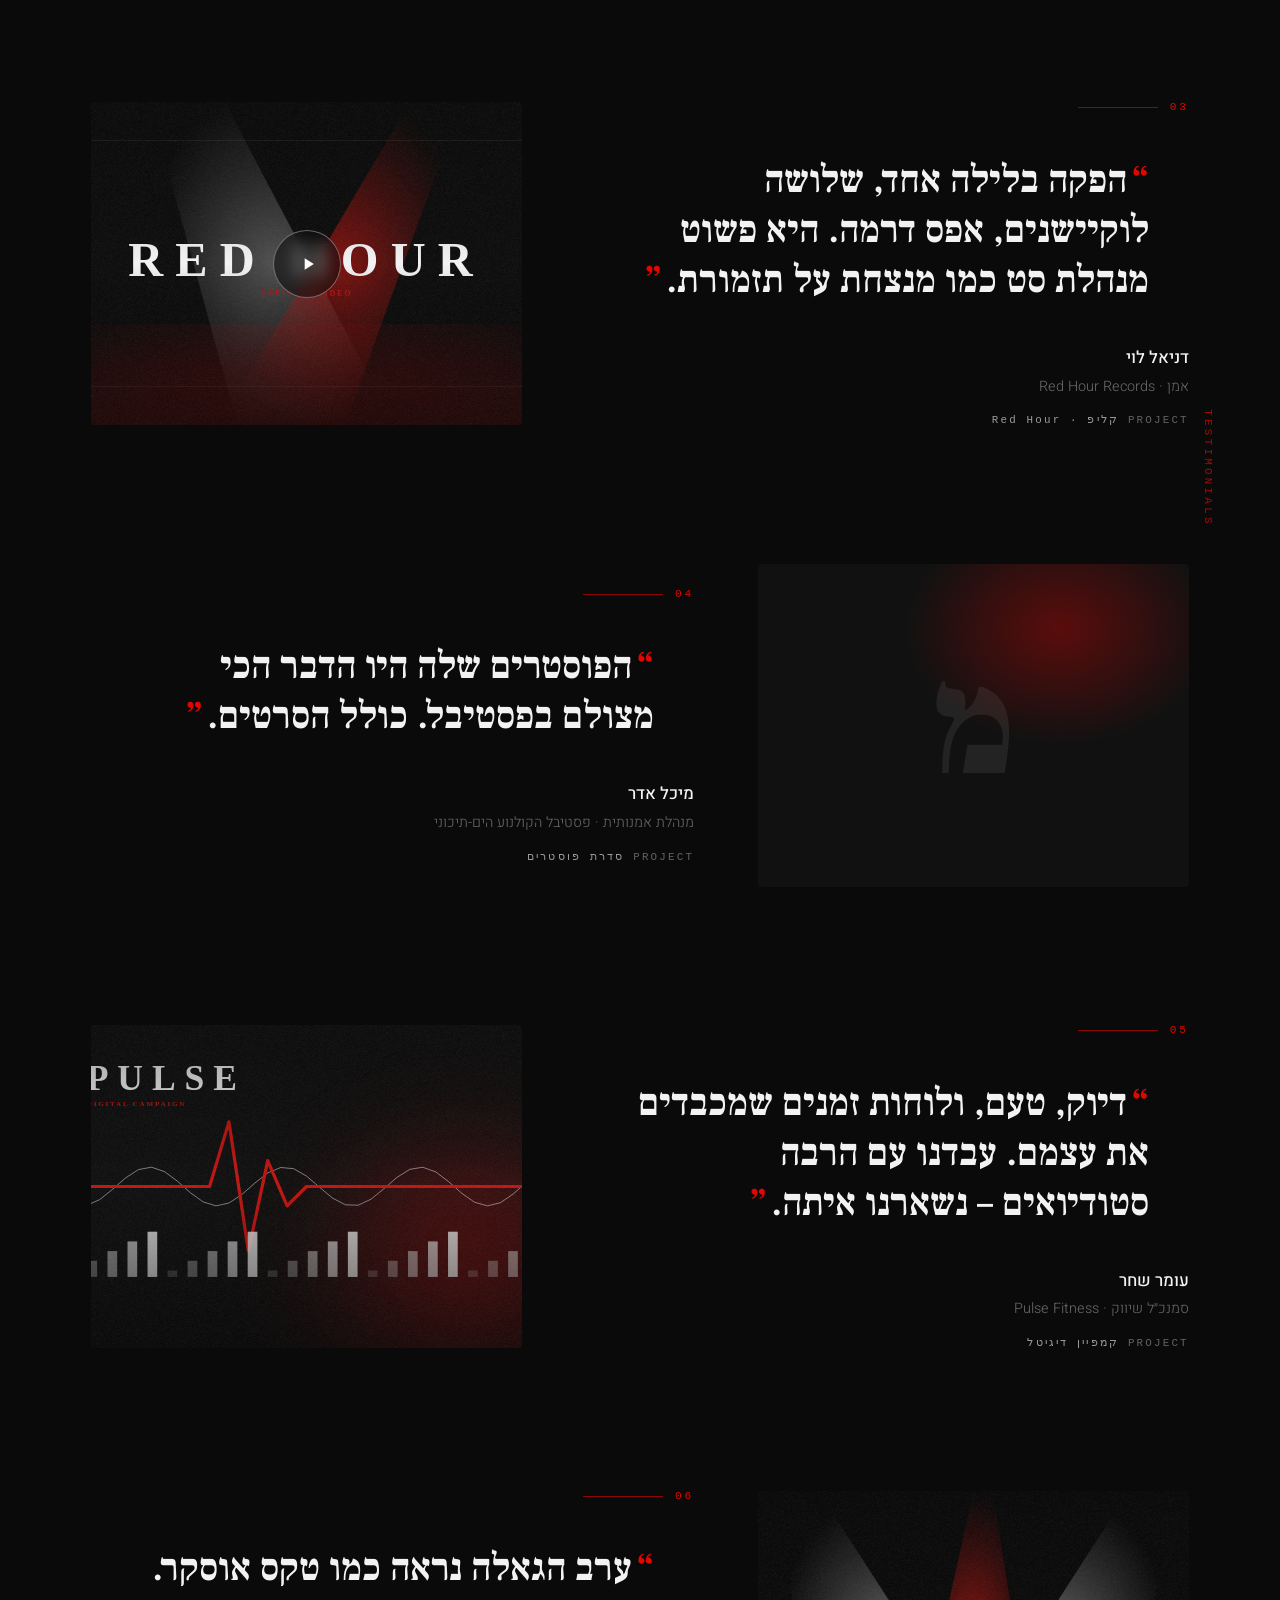
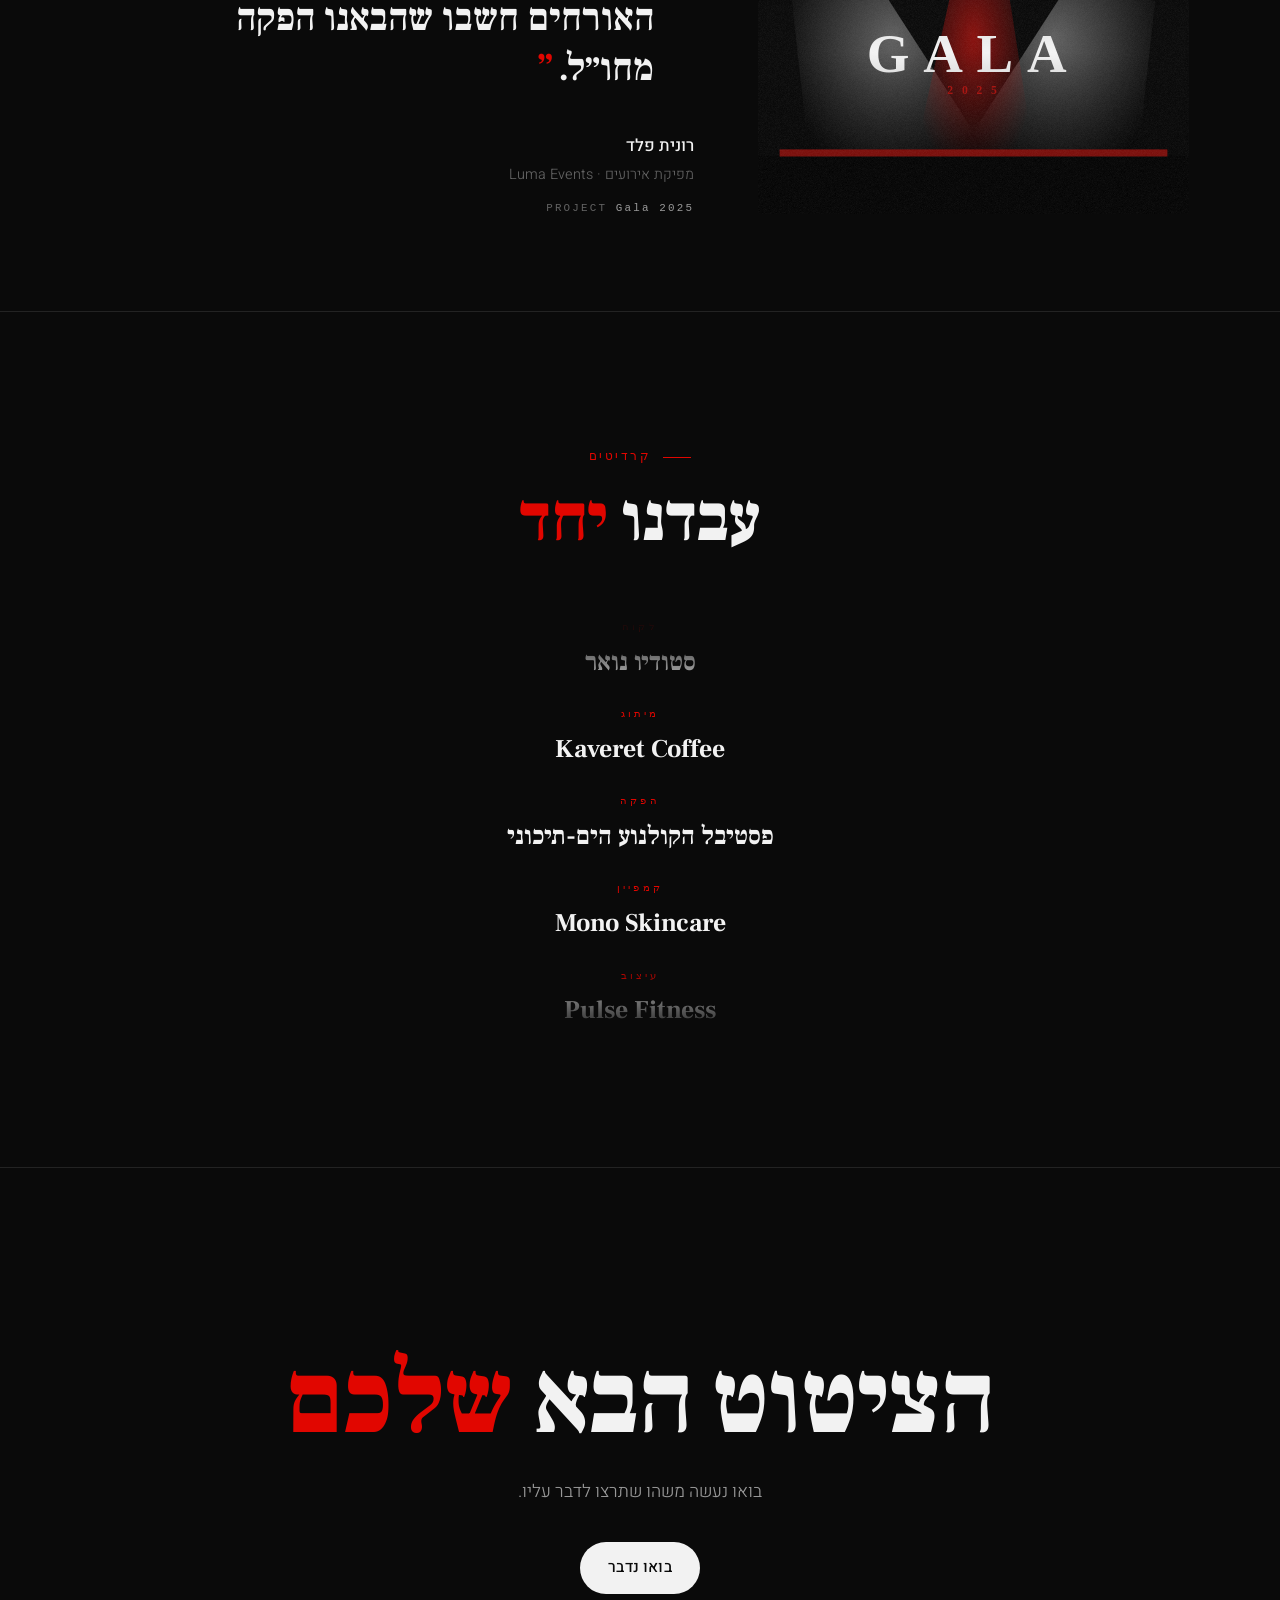
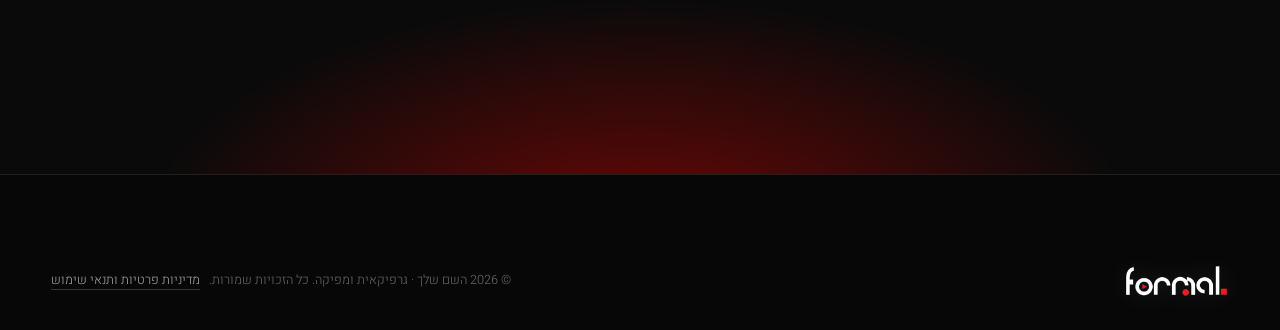
<file: clients.html>
<!DOCTYPE html>
<html lang="he" dir="rtl">
<head>
  <meta charset="UTF-8">
  <meta name="viewport" content="width=device-width, initial-scale=1">
  <title>לקוחות · FORMAL</title>
  <meta name="description" content="מה לקוחות אומרים על העבודה עם FORMAL – המלצות, ציטוטים והמלצות וידאו.">
  <meta name="theme-color" content="#0a0a0a">
  <link rel="canonical" href="https://formal-action.pages.dev/clients.html">
  <link rel="icon" href="assets/img/logo-icon.png" type="image/png">
  <link rel="apple-touch-icon" href="assets/img/logo-icon.png">
  <link rel="stylesheet" href="assets/css/fonts.css">
  <link rel="stylesheet" href="assets/css/style.css">
</head>
<body>
  <a class="skip" href="#main">דלג לתוכן</a>
  <div class="curtain is-boot" aria-hidden="true"></div>
  <div class="grain" aria-hidden="true"></div>

  <header class="header">
    <div class="container header__inner">
      <a class="logo" href="index.html" aria-label="FORMAL – דף הבית"><img class="logo__img" src="assets/img/logo.png" alt="FORMAL" draggable="false"></a>
      <button class="burger" aria-label="תפריט" aria-expanded="false"><span></span><span></span><span></span></button>
      <nav class="nav" aria-label="ניווט ראשי">
        <a class="nav__link" href="index.html">בית</a>
        <a class="nav__link" href="works.html">עבודות</a>
        <a class="nav__link" href="about.html">אודות</a>
        <a class="nav__link" href="clients.html">לקוחות</a>
        <a class="btn btn--red nav__cta" href="index.html#contact">בואו נדבר</a>
      </nav>
    </div>
  </header>

  <main id="main">
    <section class="page-hero">
      <div class="page-hero__bg" aria-hidden="true"></div>
      <div class="container">
        <p class="eyebrow reveal">מילים של לקוחות</p>
        <h1 class="page-hero__title reveal" style="--d:0.05s">מה <em>אומרים</em><br>אחרי האקשן</h1>
        <p class="lead page-hero__lead reveal" style="--d:0.1s">ציטוטים, סיפורים והמלצות וידאו מאנשים שעבדנו יחד.</p>
      </div>
    </section>

    <section class="section section--tight">
      <span class="side-label" aria-hidden="true">TESTIMONIALS</span>
      <div class="container">
        <div class="testimonials" data-testimonials></div>
      </div>
    </section>

    <section class="section section--line">
      <div class="container">
        <div class="section__head reveal" style="justify-content:center;text-align:center">
          <div>
            <p class="eyebrow" style="justify-content:center">קרדיטים</p>
            <h2 class="section__title">עבדנו <em>יחד</em></h2>
          </div>
        </div>
        <div class="credits reveal reveal--fade" data-credits aria-label="רשימת לקוחות"></div>
      </div>
    </section>

    <section class="cta section--line">
      <div class="cta__glow" aria-hidden="true"></div>
      <div class="container reveal">
        <h2 class="cta__title">הציטוט הבא <em>שלכם</em></h2>
        <p class="cta__text">בואו נעשה משהו שתרצו לדבר עליו.</p>
        <a class="btn btn--white" href="index.html#form">בואו נדבר</a>
      </div>
    </section>
  </main>

  <footer class="footer">
    <div class="container">
      <div class="footer__bottom" style="margin-top:0;border-top:0;padding-top:0">
        <span class="logo"><img class="logo__img" src="assets/img/logo.png" alt="FORMAL" draggable="false"></span>
        <span>© <span data-year></span> <span data-site="owner.name"></span> · <span data-site="owner.role"></span>. כל הזכויות שמורות. <a class="footer__legal" href="privacy.html">מדיניות פרטיות ותנאי שימוש</a></span>
      </div>
    </div>
  </footer>

  <div class="modal" id="modal" hidden role="dialog" aria-modal="true" aria-labelledby="modal-title">
    <div class="modal__backdrop" data-close></div>
    <div class="modal__dialog">
      <button class="modal__close" type="button" data-close><kbd>ESC</kbd> סגירה</button>
      <div class="modal__media protected"></div>
      <div class="modal__info">
        <div>
          <h3 class="modal__title" id="modal-title"></h3>
          <p class="modal__sub"></p>
          <p class="modal__desc"></p>
        </div>
        <div class="modal__nav">
          <button class="modal__btn" type="button" data-prev aria-label="הקודם"></button>
          <button class="modal__btn" type="button" data-next aria-label="הבא"></button>
        </div>
      </div>
    </div>
  </div>

  <script src="assets/js/main.js"></script>
</body>
</html>
</file>
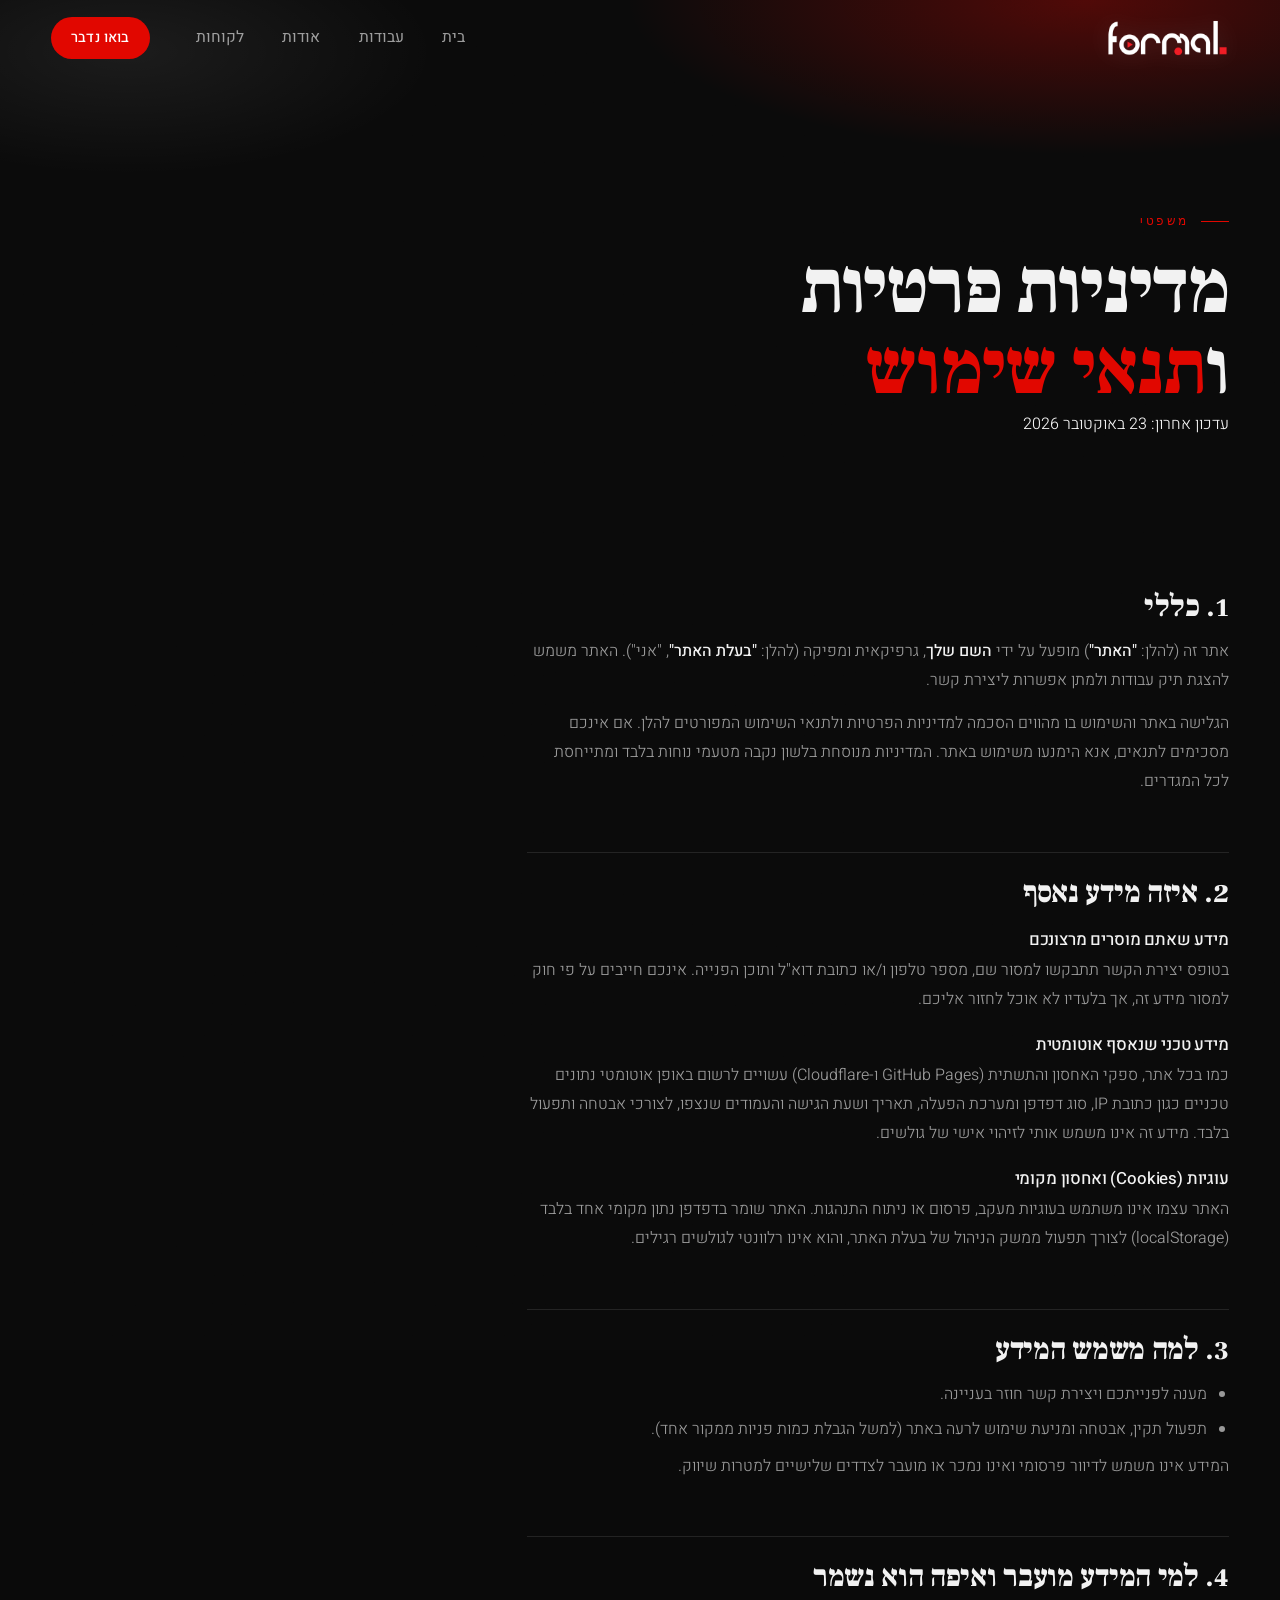
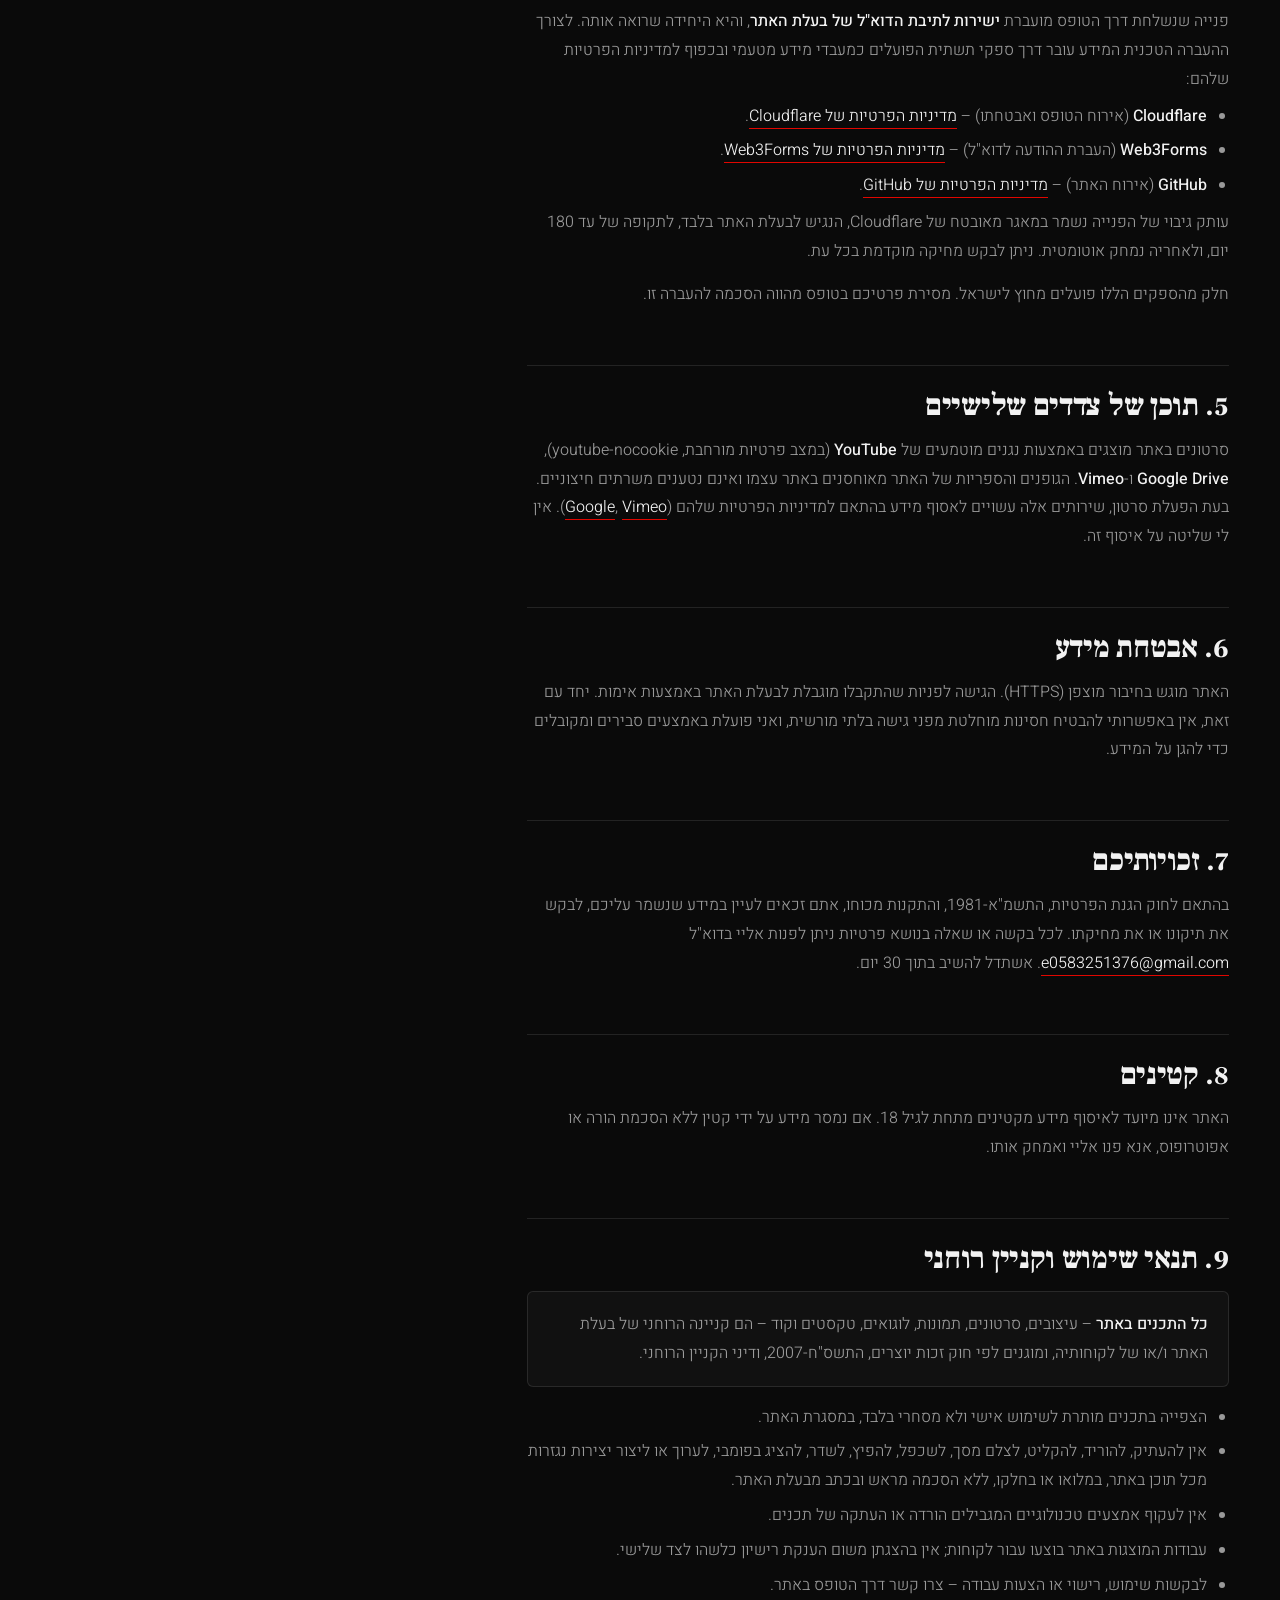
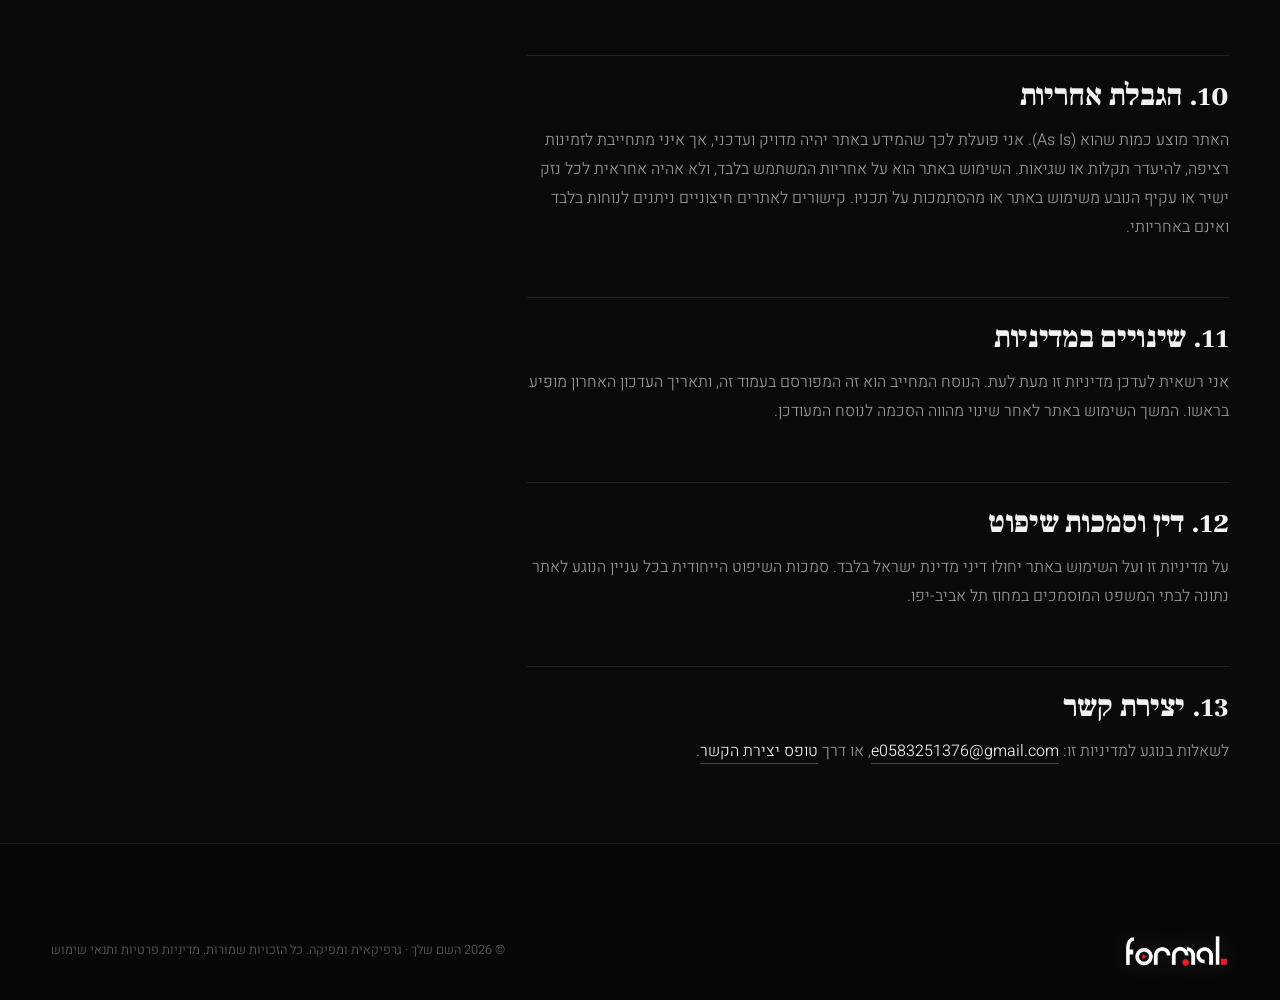
<file: privacy.html>
<!DOCTYPE html>
<html lang="he" dir="rtl">
<head>
  <meta charset="UTF-8">
  <meta name="viewport" content="width=device-width, initial-scale=1">
  <title>מדיניות פרטיות ותנאי שימוש · FORMAL</title>
  <meta name="description" content="מדיניות הפרטיות ותנאי השימוש של אתר FORMAL.">
  <meta name="theme-color" content="#0a0a0a">
  <link rel="canonical" href="https://formal-action.pages.dev/privacy.html">
  <link rel="icon" href="assets/img/logo-icon.png" type="image/png">
  <link rel="apple-touch-icon" href="assets/img/logo-icon.png">
  <link rel="stylesheet" href="assets/css/fonts.css">
  <link rel="stylesheet" href="assets/css/style.css">
  <style>
    .legal { max-width: 78ch; }
    .legal h2 { font-size: clamp(1.4rem, 2.4vw, 1.9rem); margin: clamp(36px, 5vw, 56px) 0 14px; padding-top: 24px; border-top: 1px solid var(--line); }
    .legal h2:first-of-type { border-top: 0; padding-top: 0; margin-top: 0; }
    .legal h3 { font-family: var(--font-body); font-weight: 500; font-size: 1.05rem; margin: 22px 0 8px; color: var(--fg); }
    .legal p, .legal li { color: var(--fg-dim); font-size: 1rem; line-height: 1.8; }
    .legal p + p { margin-top: 0.9em; }
    .legal ul { list-style: disc; padding-inline-start: 22px; display: grid; gap: 6px; margin: 8px 0; }
    .legal strong { color: var(--fg); font-weight: 500; }
    .legal a { color: var(--fg); border-bottom: 1px solid var(--red); }
    .legal .meta { font-family: var(--font-mono); font-size: 0.72rem; letter-spacing: 0.15em; color: var(--fg-mute); margin-top: 12px; }
    .legal .box { background: var(--bg-2); border: 1px solid var(--line); border-radius: 6px; padding: 18px 20px; margin: 16px 0; }
  </style>
</head>
<body>
  <a class="skip" href="#main">דלג לתוכן</a>
  <div class="curtain is-boot" aria-hidden="true"></div>
  <div class="grain" aria-hidden="true"></div>

  <header class="header">
    <div class="container header__inner">
      <a class="logo" href="index.html" aria-label="FORMAL – דף הבית"><img class="logo__img" src="assets/img/logo.png" alt="FORMAL" draggable="false"></a>
      <button class="burger" aria-label="תפריט" aria-expanded="false"><span></span><span></span><span></span></button>
      <nav class="nav" aria-label="ניווט ראשי">
        <a class="nav__link" href="index.html">בית</a>
        <a class="nav__link" href="works.html">עבודות</a>
        <a class="nav__link" href="about.html">אודות</a>
        <a class="nav__link" href="clients.html">לקוחות</a>
        <a class="btn btn--red nav__cta" href="index.html#contact">בואו נדבר</a>
      </nav>
    </div>
  </header>

  <main id="main">
    <section class="page-hero">
      <div class="page-hero__bg" aria-hidden="true"></div>
      <div class="container">
        <p class="eyebrow reveal">משפטי</p>
        <h1 class="page-hero__title reveal" style="--d:0.05s; font-size:clamp(2.4rem,6vw,5rem)">מדיניות פרטיות<br>ו<em>תנאי שימוש</em></h1>
        <p class="legal meta reveal" style="--d:0.1s">עדכון אחרון: 23 באוקטובר 2026</p>
      </div>
    </section>

    <section class="section section--tight">
      <div class="container">
        <article class="legal reveal">

          <h2>1. כללי</h2>
          <p>אתר זה (להלן: <strong>"האתר"</strong>) מופעל על ידי <strong><span data-site="owner.name">בעלת האתר</span></strong>, <span data-site="owner.role">גרפיקאית ומפיקה</span> (להלן: <strong>"בעלת האתר"</strong>, "אני"). האתר משמש להצגת תיק עבודות ולמתן אפשרות ליצירת קשר.</p>
          <p>הגלישה באתר והשימוש בו מהווים הסכמה למדיניות הפרטיות ולתנאי השימוש המפורטים להלן. אם אינכם מסכימים לתנאים, אנא הימנעו משימוש באתר. המדיניות מנוסחת בלשון נקבה מטעמי נוחות בלבד ומתייחסת לכל המגדרים.</p>

          <h2>2. איזה מידע נאסף</h2>
          <h3>מידע שאתם מוסרים מרצונכם</h3>
          <p>בטופס יצירת הקשר תתבקשו למסור שם, מספר טלפון ו/או כתובת דוא"ל ותוכן הפנייה. אינכם חייבים על פי חוק למסור מידע זה, אך בלעדיו לא אוכל לחזור אליכם.</p>
          <h3>מידע טכני שנאסף אוטומטית</h3>
          <p>כמו בכל אתר, ספקי האחסון והתשתית (GitHub Pages ו-Cloudflare) עשויים לרשום באופן אוטומטי נתונים טכניים כגון כתובת IP, סוג דפדפן ומערכת הפעלה, תאריך ושעת הגישה והעמודים שנצפו, לצורכי אבטחה ותפעול בלבד. מידע זה אינו משמש אותי לזיהוי אישי של גולשים.</p>
          <h3>עוגיות (Cookies) ואחסון מקומי</h3>
          <p>האתר עצמו אינו משתמש בעוגיות מעקב, פרסום או ניתוח התנהגות. האתר שומר בדפדפן נתון מקומי אחד בלבד (localStorage) לצורך תפעול ממשק הניהול של בעלת האתר, והוא אינו רלוונטי לגולשים רגילים.</p>

          <h2>3. למה משמש המידע</h2>
          <ul>
            <li>מענה לפנייתכם ויצירת קשר חוזר בעניינה.</li>
            <li>תפעול תקין, אבטחה ומניעת שימוש לרעה באתר (למשל הגבלת כמות פניות ממקור אחד).</li>
          </ul>
          <p>המידע אינו משמש לדיוור פרסומי ואינו נמכר או מועבר לצדדים שלישיים למטרות שיווק.</p>

          <h2>4. למי המידע מועבר ואיפה הוא נשמר</h2>
          <p>פנייה שנשלחת דרך הטופס מועברת <strong>ישירות לתיבת הדוא"ל של בעלת האתר</strong>, והיא היחידה שרואה אותה. לצורך ההעברה הטכנית המידע עובר דרך ספקי תשתית הפועלים כמעבדי מידע מטעמי ובכפוף למדיניות הפרטיות שלהם:</p>
          <ul>
            <li><strong>Cloudflare</strong> (אירוח הטופס ואבטחתו) – <a href="https://www.cloudflare.com/privacypolicy/" target="_blank" rel="noopener">מדיניות הפרטיות של Cloudflare</a>.</li>
            <li><strong>Web3Forms</strong> (העברת ההודעה לדוא"ל) – <a href="https://web3forms.com/privacy" target="_blank" rel="noopener">מדיניות הפרטיות של Web3Forms</a>.</li>
            <li><strong>GitHub</strong> (אירוח האתר) – <a href="https://docs.github.com/site-policy/privacy-policies/github-general-privacy-statement" target="_blank" rel="noopener">מדיניות הפרטיות של GitHub</a>.</li>
          </ul>
          <p>עותק גיבוי של הפנייה נשמר במאגר מאובטח של Cloudflare, הנגיש לבעלת האתר בלבד, לתקופה של עד 180 יום, ולאחריה נמחק אוטומטית. ניתן לבקש מחיקה מוקדמת בכל עת.</p>
          <p>חלק מהספקים הללו פועלים מחוץ לישראל. מסירת פרטיכם בטופס מהווה הסכמה להעברה זו.</p>

          <h2>5. תוכן של צדדים שלישיים</h2>
          <p>סרטונים באתר מוצגים באמצעות נגנים מוטמעים של <strong>YouTube</strong> (במצב פרטיות מורחבת, youtube-nocookie), <strong>Google Drive</strong> ו-<strong>Vimeo</strong>. הגופנים והספריות של האתר מאוחסנים באתר עצמו ואינם נטענים משרתים חיצוניים. בעת הפעלת סרטון, שירותים אלה עשויים לאסוף מידע בהתאם למדיניות הפרטיות שלהם (<a href="https://policies.google.com/privacy" target="_blank" rel="noopener">Google</a>, <a href="https://vimeo.com/privacy" target="_blank" rel="noopener">Vimeo</a>). אין לי שליטה על איסוף זה.</p>

          <h2>6. אבטחת מידע</h2>
          <p>האתר מוגש בחיבור מוצפן (HTTPS). הגישה לפניות שהתקבלו מוגבלת לבעלת האתר באמצעות אימות. יחד עם זאת, אין באפשרותי להבטיח חסינות מוחלטת מפני גישה בלתי מורשית, ואני פועלת באמצעים סבירים ומקובלים כדי להגן על המידע.</p>

          <h2>7. זכויותיכם</h2>
          <p>בהתאם לחוק הגנת הפרטיות, התשמ"א-1981, והתקנות מכוחו, אתם זכאים לעיין במידע שנשמר עליכם, לבקש את תיקונו או את מחיקתו. לכל בקשה או שאלה בנושא פרטיות ניתן לפנות אליי בדוא"ל <a data-site="contact.email" data-site-href="mailto" href="#"></a>. אשתדל להשיב בתוך 30 יום.</p>

          <h2>8. קטינים</h2>
          <p>האתר אינו מיועד לאיסוף מידע מקטינים מתחת לגיל 18. אם נמסר מידע על ידי קטין ללא הסכמת הורה או אפוטרופוס, אנא פנו אליי ואמחק אותו.</p>

          <h2>9. תנאי שימוש וקניין רוחני</h2>
          <div class="box">
            <p><strong>כל התכנים באתר</strong> – עיצובים, סרטונים, תמונות, לוגואים, טקסטים וקוד – הם קניינה הרוחני של בעלת האתר ו/או של לקוחותיה, ומוגנים לפי חוק זכות יוצרים, התשס"ח-2007, ודיני הקניין הרוחני.</p>
          </div>
          <ul>
            <li>הצפייה בתכנים מותרת לשימוש אישי ולא מסחרי בלבד, במסגרת האתר.</li>
            <li>אין להעתיק, להוריד, להקליט, לצלם מסך, לשכפל, להפיץ, לשדר, להציג בפומבי, לערוך או ליצור יצירות נגזרות מכל תוכן באתר, במלואו או בחלקו, ללא הסכמה מראש ובכתב מבעלת האתר.</li>
            <li>אין לעקוף אמצעים טכנולוגיים המגבילים הורדה או העתקה של תכנים.</li>
            <li>עבודות המוצגות באתר בוצעו עבור לקוחות; אין בהצגתן משום הענקת רישיון כלשהו לצד שלישי.</li>
            <li>לבקשות שימוש, רישוי או הצעות עבודה – צרו קשר דרך הטופס באתר.</li>
          </ul>

          <h2>10. הגבלת אחריות</h2>
          <p>האתר מוצע כמות שהוא (As Is). אני פועלת לכך שהמידע באתר יהיה מדויק ועדכני, אך איני מתחייבת לזמינות רציפה, להיעדר תקלות או שגיאות. השימוש באתר הוא על אחריות המשתמש בלבד, ולא אהיה אחראית לכל נזק ישיר או עקיף הנובע משימוש באתר או מהסתמכות על תכניו. קישורים לאתרים חיצוניים ניתנים לנוחות בלבד ואינם באחריותי.</p>

          <h2>11. שינויים במדיניות</h2>
          <p>אני רשאית לעדכן מדיניות זו מעת לעת. הנוסח המחייב הוא זה המפורסם בעמוד זה, ותאריך העדכון האחרון מופיע בראשו. המשך השימוש באתר לאחר שינוי מהווה הסכמה לנוסח המעודכן.</p>

          <h2>12. דין וסמכות שיפוט</h2>
          <p>על מדיניות זו ועל השימוש באתר יחולו דיני מדינת ישראל בלבד. סמכות השיפוט הייחודית בכל עניין הנוגע לאתר נתונה לבתי המשפט המוסמכים במחוז תל אביב-יפו.</p>

          <h2>13. יצירת קשר</h2>
          <p>לשאלות בנוגע למדיניות זו: <a data-site="contact.email" data-site-href="mailto" href="#"></a>, או דרך <a href="index.html#form">טופס יצירת הקשר</a>.</p>

        </article>
      </div>
    </section>
  </main>

  <footer class="footer">
    <div class="container">
      <div class="footer__bottom" style="margin-top:0;border-top:0;padding-top:0">
        <span class="logo"><img class="logo__img" src="assets/img/logo.png" alt="FORMAL" draggable="false"></span>
        <span>© <span data-year></span> <span data-site="owner.name"></span> · <span data-site="owner.role"></span>. כל הזכויות שמורות. <a href="privacy.html">מדיניות פרטיות ותנאי שימוש</a></span>
      </div>
    </div>
  </footer>

  <script src="assets/js/main.js"></script>
</body>
</html>
</file>
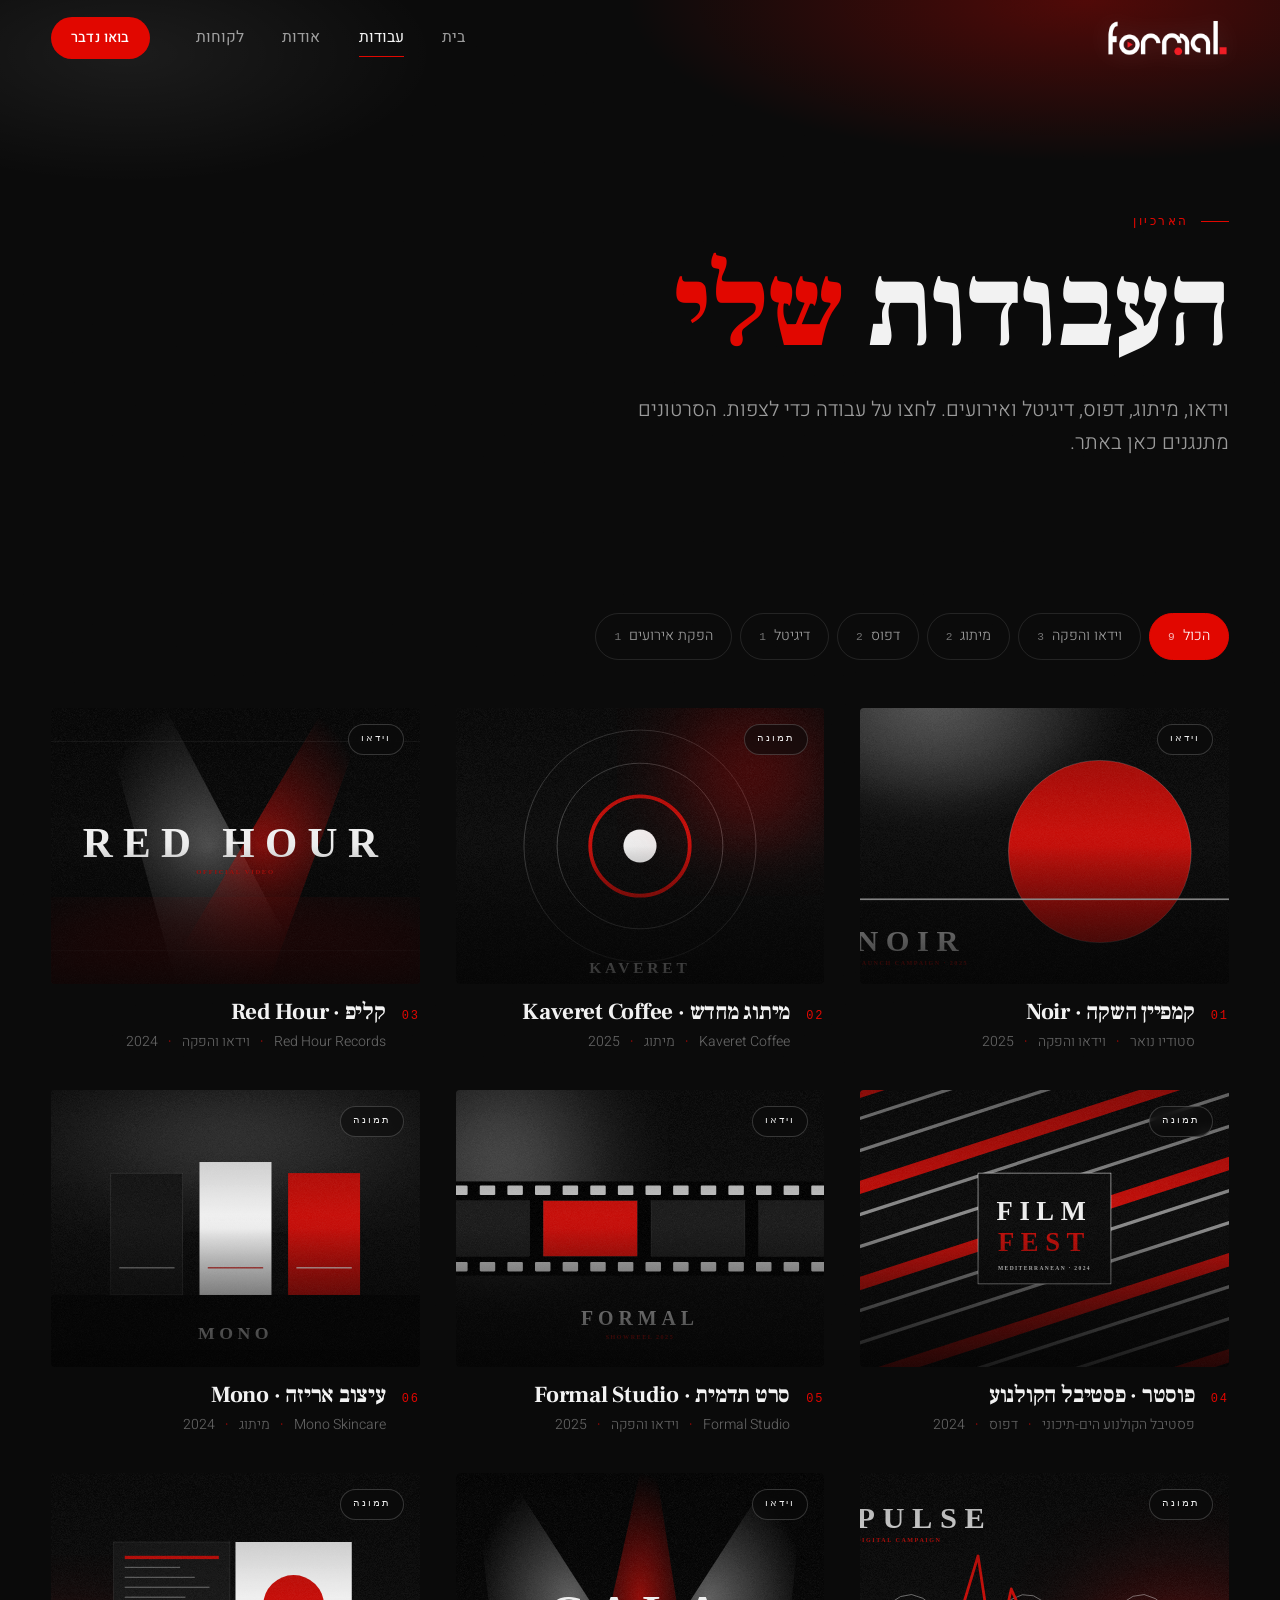
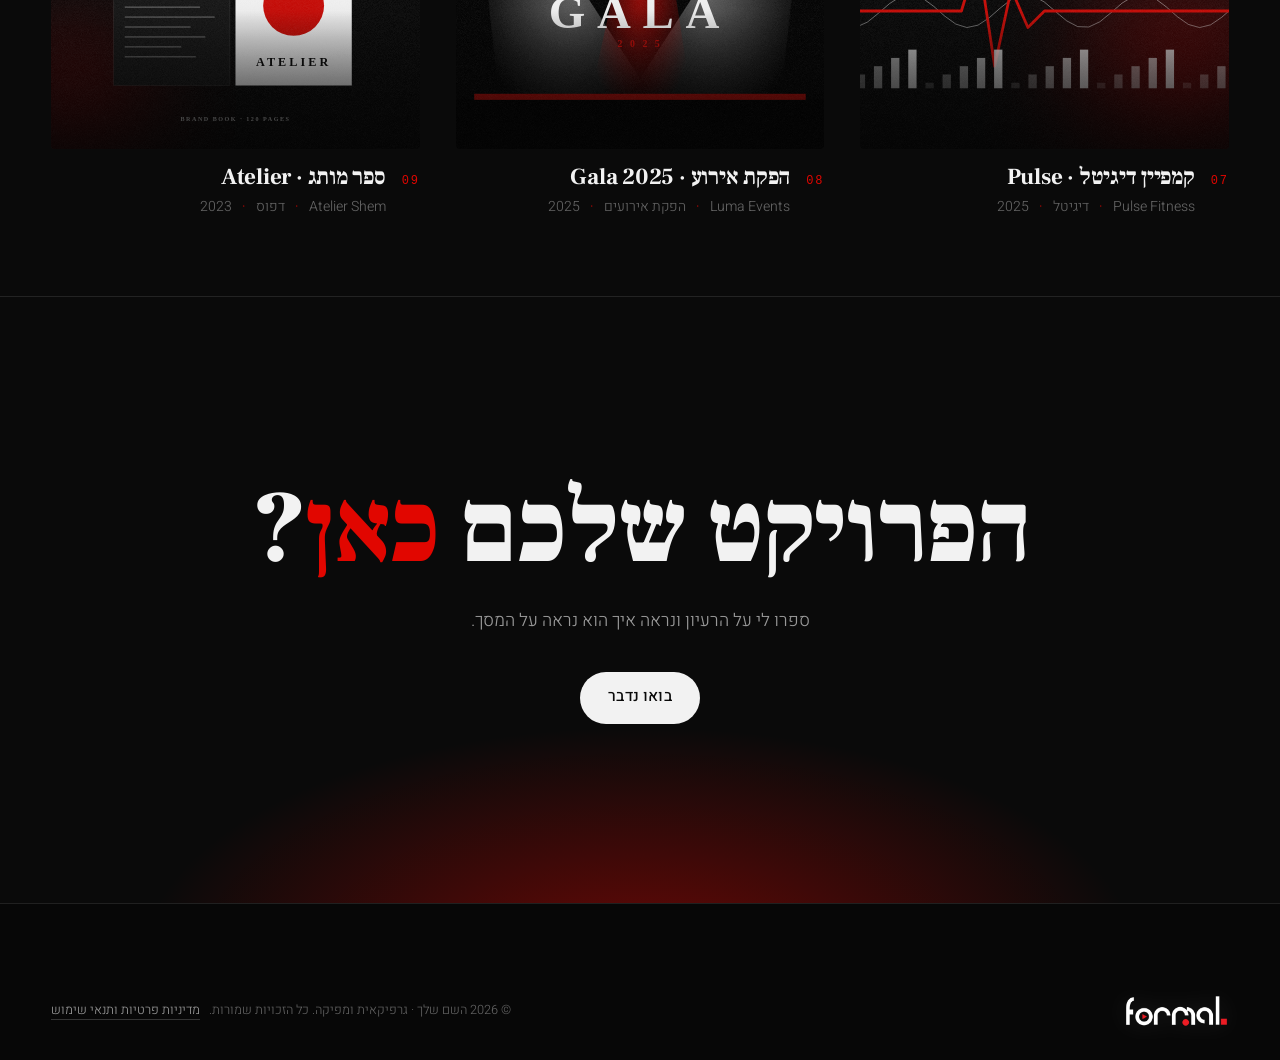
<file: works.html>
<!DOCTYPE html>
<html lang="he" dir="rtl">
<head>
  <meta charset="UTF-8">
  <meta name="viewport" content="width=device-width, initial-scale=1">
  <title>עבודות · FORMAL</title>
  <meta name="description" content="כל העבודות של FORMAL: וידאו, מיתוג, דפוס, דיגיטל והפקת אירועים.">
  <meta name="theme-color" content="#0a0a0a">
  <link rel="canonical" href="https://formal-action.pages.dev/works.html">
  <link rel="icon" href="assets/img/logo-icon.png" type="image/png">
  <link rel="apple-touch-icon" href="assets/img/logo-icon.png">
  <link rel="stylesheet" href="assets/css/fonts.css">
  <link rel="stylesheet" href="assets/css/style.css">
</head>
<body>
  <a class="skip" href="#main">דלג לתוכן</a>
  <div class="curtain is-boot" aria-hidden="true"></div>
  <div class="grain" aria-hidden="true"></div>

  <header class="header">
    <div class="container header__inner">
      <a class="logo" href="index.html" aria-label="FORMAL – דף הבית"><img class="logo__img" src="assets/img/logo.png" alt="FORMAL" draggable="false"></a>
      <button class="burger" aria-label="תפריט" aria-expanded="false"><span></span><span></span><span></span></button>
      <nav class="nav" aria-label="ניווט ראשי">
        <a class="nav__link" href="index.html">בית</a>
        <a class="nav__link" href="works.html">עבודות</a>
        <a class="nav__link" href="about.html">אודות</a>
        <a class="nav__link" href="clients.html">לקוחות</a>
        <a class="btn btn--red nav__cta" href="index.html#contact">בואו נדבר</a>
      </nav>
    </div>
  </header>

  <main id="main">
    <section class="page-hero">
      <div class="page-hero__bg" aria-hidden="true"></div>
      <div class="container">
        <p class="eyebrow reveal">הארכיון</p>
        <h1 class="page-hero__title reveal" style="--d:0.05s">העבודות <em>שלי</em></h1>
        <p class="lead page-hero__lead reveal" style="--d:0.1s">וידאו, מיתוג, דפוס, דיגיטל ואירועים. לחצו על עבודה כדי לצפות. הסרטונים מתנגנים כאן באתר.</p>
      </div>
    </section>

    <section class="section section--tight">
      <div class="container">
        <div class="filters reveal" data-filters aria-label="סינון לפי קטגוריה"></div>
        <div class="works-grid works-grid--all" data-works-all></div>
      </div>
    </section>

    <section class="cta section--line">
      <div class="cta__glow" aria-hidden="true"></div>
      <div class="container reveal">
        <h2 class="cta__title">הפרויקט שלכם <em>כאן</em>?</h2>
        <p class="cta__text">ספרו לי על הרעיון ונראה איך הוא נראה על המסך.</p>
        <a class="btn btn--white" href="index.html#form">בואו נדבר</a>
      </div>
    </section>
  </main>

  <footer class="footer">
    <div class="container">
      <div class="footer__bottom" style="margin-top:0;border-top:0;padding-top:0">
        <span class="logo"><img class="logo__img" src="assets/img/logo.png" alt="FORMAL" draggable="false"></span>
        <span>© <span data-year></span> <span data-site="owner.name"></span> · <span data-site="owner.role"></span>. כל הזכויות שמורות. <a class="footer__legal" href="privacy.html">מדיניות פרטיות ותנאי שימוש</a></span>
      </div>
    </div>
  </footer>

  <div class="modal" id="modal" hidden role="dialog" aria-modal="true" aria-labelledby="modal-title">
    <div class="modal__backdrop" data-close></div>
    <div class="modal__dialog">
      <button class="modal__close" type="button" data-close><kbd>ESC</kbd> סגירה</button>
      <div class="modal__media protected"></div>
      <div class="modal__info">
        <div>
          <h3 class="modal__title" id="modal-title"></h3>
          <p class="modal__sub"></p>
          <p class="modal__desc"></p>
        </div>
        <div class="modal__nav">
          <button class="modal__btn" type="button" data-prev aria-label="הקודם"></button>
          <button class="modal__btn" type="button" data-next aria-label="הבא"></button>
        </div>
      </div>
    </div>
  </div>

  <script src="assets/js/main.js"></script>
</body>
</html>
</file>
<file: assets/css/fonts.css>
/* Self-hosted fonts (no third-party requests). Variable fonts from the Google Fonts repo (OFL). */
@font-face {
  font-family: "Frank Ruhl Libre";
  src: url("../fonts/FrankRuhlLibre.ttf") format("truetype");
  font-weight: 300 900;
  font-style: normal;
  font-display: swap;
}
@font-face {
  font-family: "Heebo";
  src: url("../fonts/Heebo.ttf") format("truetype");
  font-weight: 100 900;
  font-style: normal;
  font-display: swap;
}
</file>
<file: assets/css/style.css>
/* =========================================================
   FORMAL — design system
   black / red / white · cinematic · RTL Hebrew
   ========================================================= */

:root {
  --bg: #0a0a0a;
  --bg-2: #111111;
  --bg-3: #171717;
  --fg: #f2f2f2;
  --fg-dim: rgba(242, 242, 242, 0.62);
  --fg-mute: rgba(242, 242, 242, 0.38);
  --red: #e10600;
  --red-2: #ff2a1f;
  --red-glow: rgba(225, 6, 0, 0.55);
  --line: rgba(255, 255, 255, 0.1);
  --line-2: rgba(255, 255, 255, 0.18);

  --font-display: "Frank Ruhl Libre", "Times New Roman", serif;
  --font-body: "Heebo", "Segoe UI", Arial, sans-serif;
  --font-mono: "Courier New", ui-monospace, monospace;

  --max: 1320px;
  --gutter: clamp(16px, 4vw, 56px);
  --radius: 4px;

  --ease-out: cubic-bezier(0.16, 1, 0.3, 1);
  --ease-in-out: cubic-bezier(0.65, 0, 0.35, 1);
}

*, *::before, *::after { box-sizing: border-box; }

html {
  background: var(--bg);
  color: var(--fg);
  scroll-behavior: smooth;
  -webkit-text-size-adjust: 100%;
}

body {
  margin: 0;
  min-height: 100vh;
  font-family: var(--font-body);
  font-weight: 300;
  font-size: clamp(16px, 1.05vw, 18px);
  line-height: 1.7;
  background: var(--bg);
  color: var(--fg);
  overflow-x: hidden;
  -webkit-font-smoothing: antialiased;
}

body.is-transitioning { pointer-events: none; }

img, svg, video, iframe { display: block; max-width: 100%; }
a { color: inherit; text-decoration: none; }
button { font: inherit; color: inherit; background: none; border: 0; cursor: pointer; padding: 0; }
h1, h2, h3, h4 { margin: 0; font-family: var(--font-display); font-weight: 900; line-height: 1.05; letter-spacing: -0.01em; }
p { margin: 0; }
ul { margin: 0; padding: 0; list-style: none; }
[hidden] { display: none !important; }

::selection { background: var(--red); color: #fff; }

/* ---------- media protection ---------- */
.protected, .protected * {
  -webkit-user-select: none; user-select: none;
  -webkit-touch-callout: none;
  -webkit-user-drag: none;
}
.protected img, .protected video { pointer-events: none; }
.shield { position: absolute; inset: 0; z-index: 2; }

/* ---------- global layers ---------- */
.grain {
  position: fixed; inset: -50%; z-index: 9000; pointer-events: none;
  width: 200%; height: 200%;
  background-image: url("data:image/svg+xml;utf8,<svg xmlns='http://www.w3.org/2000/svg' width='300' height='300'><filter id='n'><feTurbulence type='fractalNoise' baseFrequency='0.9' numOctaves='2' stitchTiles='stitch'/><feColorMatrix values='0 0 0 0 1 0 0 0 0 1 0 0 0 0 1 0 0 0 0.5 0'/></filter><rect width='100%' height='100%' filter='url(%23n)'/></svg>");
  opacity: 0.06;
  mix-blend-mode: overlay;
  animation: grain 0.9s steps(5) infinite;
}
@keyframes grain {
  0% { transform: translate(0, 0); } 20% { transform: translate(-3%, 2%); }
  40% { transform: translate(2%, -4%); } 60% { transform: translate(-4%, -1%); }
  80% { transform: translate(3%, 3%); } 100% { transform: translate(0, 0); }
}

.curtain {
  position: fixed; inset: 0; z-index: 9500; background: #000;
  opacity: 0; pointer-events: none;
  transition: opacity 0.45s var(--ease-in-out);
}
.curtain.is-on { opacity: 1; pointer-events: auto; }
.curtain.is-boot { opacity: 1; transition: opacity 0.9s var(--ease-in-out); animation: curtainOff 0.8s ease 3s forwards; }
@keyframes curtainOff { to { opacity: 0; visibility: hidden; } }

/* custom cursor (desktop only): the "o" play mark from the logo */
.cursor { display: none; }
@media (hover: hover) and (pointer: fine) {
  body.has-cursor, body.has-cursor a, body.has-cursor button, body.has-cursor .filter, body.has-cursor label { cursor: none; }
  body.has-cursor input, body.has-cursor textarea, body.has-cursor select { cursor: auto; }
  .cursor {
    display: block; position: fixed; z-index: 9800; top: 0; left: 0;
    width: 42px; height: 42px; margin: -21px 0 0 -21px; pointer-events: none; will-change: transform;
    transition: opacity 0.25s;
  }
  .cursor img { display: block; width: 100%; height: 100%; transition: transform 0.35s var(--ease-out), filter 0.35s; filter: drop-shadow(0 0 1.5px rgba(0, 0, 0, 0.9)) drop-shadow(0 0 8px rgba(225, 6, 0, 0.35)); }
  body.cursor-hover .cursor img { transform: scale(1.35) rotate(14deg); filter: drop-shadow(0 0 14px rgba(225, 6, 0, 0.6)); }
  body.cursor-media .cursor img { transform: scale(2.2); filter: drop-shadow(0 0 22px rgba(225, 6, 0, 0.7)); }
  body.cursor-text .cursor, body.cursor-hidden .cursor { opacity: 0; }
}

/* ---------- layout ---------- */
.container { width: min(100% - 2 * var(--gutter), var(--max)); margin-inline: auto; }
.section { position: relative; padding-block: clamp(72px, 10vw, 140px); }
.section--tight { padding-block: clamp(48px, 6vw, 88px); }
.section--line { border-top: 1px solid var(--line); }

.section__head {
  display: flex; align-items: flex-end; justify-content: space-between; gap: 24px;
  margin-bottom: clamp(32px, 5vw, 64px);
}
.section__title { font-size: clamp(2.2rem, 5.2vw, 4.4rem); }
.section__title em { font-style: normal; color: var(--red); }
.section__link {
  display: inline-flex; align-items: center; gap: 10px; font-weight: 500; font-size: 0.95rem;
  color: var(--fg-dim); white-space: nowrap; padding-bottom: 6px;
  border-bottom: 1px solid transparent; transition: color 0.3s, border-color 0.3s;
}
.section__link:hover { color: var(--fg); border-color: var(--red); }
.section__link .arrow { display: inline-block; transition: transform 0.3s var(--ease-out); }
.section__link:hover .arrow { transform: translateX(-6px); }

.eyebrow {
  display: inline-flex; align-items: center; gap: 12px;
  font-family: var(--font-mono); font-size: 0.72rem; letter-spacing: 0.22em; text-transform: uppercase;
  color: var(--red); margin-bottom: 18px;
}
.eyebrow::before { content: ""; width: 28px; height: 1px; background: var(--red); }

.lead { font-size: clamp(1.15rem, 1.6vw, 1.45rem); line-height: 1.6; color: var(--fg-dim); max-width: 60ch; }

.side-label {
  position: absolute; top: 50%; right: 14px; transform: translateY(-50%) rotate(90deg);
  transform-origin: center; font-family: var(--font-mono); font-size: 0.68rem; letter-spacing: 0.3em;
  color: var(--red); opacity: 0.75; white-space: nowrap; pointer-events: none;
}
@media (max-width: 1100px) { .side-label { display: none; } }

/* ---------- buttons ---------- */
.btn {
  position: relative; display: inline-flex; align-items: center; justify-content: center; gap: 10px;
  min-height: 52px; padding: 0 28px; border-radius: 999px; font-weight: 500; font-size: 0.98rem;
  letter-spacing: 0.01em; overflow: hidden; isolation: isolate;
  transition: color 0.35s, border-color 0.35s, transform 0.35s var(--ease-out), box-shadow 0.35s;
}
.btn--red { background: var(--red); color: #fff; box-shadow: 0 0 0 rgba(225, 6, 0, 0); }
.btn--red::before {
  content: ""; position: absolute; inset: 0; z-index: -1; background: #fff;
  transform: translateY(101%); transition: transform 0.45s var(--ease-out);
}
.btn--red:hover { color: #0a0a0a; box-shadow: 0 10px 40px -10px var(--red-glow); }
.btn--red:hover::before { transform: translateY(0); }
.btn--ghost { border: 1px solid var(--line-2); color: var(--fg); background: rgba(10, 10, 10, 0.35); backdrop-filter: blur(8px); }
.btn--ghost:hover { border-color: var(--fg); }
.btn--white { background: var(--fg); color: #0a0a0a; }
.btn--white:hover { background: #fff; transform: translateY(-2px); }

/* ---------- header ---------- */
.header {
  position: fixed; inset-inline: 0; top: 0; z-index: 1000;
  transition: background 0.4s, backdrop-filter 0.4s, border-color 0.4s, transform 0.4s var(--ease-out);
  border-bottom: 1px solid transparent;
}
.header.is-scrolled {
  background: rgba(10, 10, 10, 0.72); backdrop-filter: blur(14px); border-color: var(--line);
}
.header.is-hidden { transform: translateY(-100%); }
.header__inner {
  display: flex; align-items: center; justify-content: space-between;
  height: 76px; gap: 24px;
}
.logo {
  display: inline-flex; align-items: baseline; gap: 10px;
  font-family: var(--font-display); font-weight: 900; font-size: 1.55rem; letter-spacing: 0.08em;
  line-height: 1; direction: ltr;
}
.logo__dot { width: 8px; height: 8px; border-radius: 50%; background: var(--red); box-shadow: 0 0 14px var(--red); align-self: center; }
.logo__img { display: block; height: 40px; width: auto; filter: drop-shadow(0 0 12px rgba(255, 255, 255, 0.12)); transition: transform 0.4s var(--ease-out); }
.logo:hover .logo__img { transform: scale(1.04); }
.footer__bottom .logo__img { height: 34px; }
@media (max-width: 640px) { .logo__img { height: 34px; } }
.logo__sub { font-family: var(--font-body); font-weight: 400; font-size: 0.72rem; letter-spacing: 0.3em; color: var(--fg-mute); }

.nav { display: flex; align-items: center; gap: clamp(20px, 3vw, 40px); }
.nav__link {
  position: relative; font-weight: 400; font-size: 0.98rem; color: var(--fg-dim);
  padding: 8px 0; transition: color 0.3s;
}
.nav__link::after {
  content: ""; position: absolute; inset-inline: 0; bottom: 2px; height: 1px; background: var(--red);
  transform: scaleX(0); transform-origin: right; transition: transform 0.35s var(--ease-out);
}
.nav__link:hover, .nav__link.is-active { color: var(--fg); }
.nav__link:hover::after, .nav__link.is-active::after { transform: scaleX(1); }
.nav__cta { margin-inline-start: 8px; min-height: 42px; padding-inline: 20px; font-size: 0.9rem; }

.burger { display: none; width: 44px; height: 44px; position: relative; z-index: 1200; }
.burger span {
  position: absolute; left: 10px; right: 10px; height: 2px; background: var(--fg);
  transition: transform 0.4s var(--ease-out), opacity 0.3s, top 0.4s var(--ease-out);
}
.burger span:nth-child(1) { top: 15px; } .burger span:nth-child(2) { top: 21px; } .burger span:nth-child(3) { top: 27px; }
body.menu-open .burger span:nth-child(1) { top: 21px; transform: rotate(45deg); }
body.menu-open .burger span:nth-child(2) { opacity: 0; }
body.menu-open .burger span:nth-child(3) { top: 21px; transform: rotate(-45deg); }

@media (max-width: 860px) {
  .burger { display: block; }
  .header.is-scrolled { backdrop-filter: none; background: rgba(10, 10, 10, 0.94); }
  .nav {
    position: fixed; inset: 0; z-index: 1100; flex-direction: column; justify-content: center; gap: 28px;
    background: rgba(8, 8, 8, 0.96); backdrop-filter: blur(20px);
    opacity: 0; visibility: hidden; transition: opacity 0.4s, visibility 0.4s;
  }
  body.menu-open .nav { opacity: 1; visibility: visible; }
  body.menu-open { overflow: hidden; }
  .nav__link { font-family: var(--font-display); font-weight: 700; font-size: 2.4rem; color: var(--fg); transform: translateY(20px); opacity: 0; transition: transform 0.6s var(--ease-out), opacity 0.6s; }
  body.menu-open .nav__link { transform: none; opacity: 1; }
  body.menu-open .nav__link:nth-child(2) { transition-delay: 0.05s; }
  body.menu-open .nav__link:nth-child(3) { transition-delay: 0.1s; }
  body.menu-open .nav__link:nth-child(4) { transition-delay: 0.15s; }
  .nav__cta { margin-top: 10px; transform: translateY(20px); opacity: 0; transition: transform 0.6s var(--ease-out) 0.2s, opacity 0.6s 0.2s; }
  body.menu-open .nav__cta { transform: none; opacity: 1; }
}

/* ---------- HERO ---------- */
.hero {
  position: relative; min-height: 100vh; min-height: 100svh; display: grid; place-items: center;
  overflow: hidden; background: #050505; isolation: isolate;
}
.hero__fog { position: absolute; inset: 0; width: 100%; height: 100%; z-index: 0; }
.hero__fallback {
  position: absolute; inset: -20%; z-index: 0; display: none;
  background:
    radial-gradient(ellipse 50% 70% at 25% 0%, rgba(255, 255, 255, 0.22), transparent 60%),
    radial-gradient(ellipse 45% 60% at 78% 5%, rgba(225, 6, 0, 0.45), transparent 60%),
    radial-gradient(ellipse 60% 40% at 50% 100%, rgba(225, 6, 0, 0.25), transparent 60%),
    #050505;
  filter: blur(40px);
  animation: fogdrift 18s ease-in-out infinite alternate;
}
.hero.no-webgl .hero__fallback { display: block; }
.hero.no-webgl .hero__fog { display: none; }
@keyframes fogdrift { from { transform: translate(-3%, -2%) scale(1); } to { transform: translate(3%, 2%) scale(1.08); } }

.hero__vignette {
  position: absolute; inset: 0; z-index: 1; pointer-events: none;
  background: radial-gradient(ellipse 80% 70% at 50% 45%, transparent 40%, rgba(0, 0, 0, 0.55) 100%),
    linear-gradient(to bottom, rgba(0, 0, 0, 0.35), transparent 25%, transparent 70%, var(--bg) 100%);
}

/* viewfinder HUD */
.hud { position: absolute; inset: clamp(16px, 3vw, 40px); top: 96px; z-index: 3; pointer-events: none; opacity: 0.55; font-family: var(--font-mono); font-size: 0.68rem; letter-spacing: 0.18em; color: var(--fg); }
.hud__corner { position: absolute; width: 26px; height: 26px; border: 1px solid rgba(242, 242, 242, 0.55); }
.hud__corner--tl { top: 0; left: 0; border-right: 0; border-bottom: 0; }
.hud__corner--tr { top: 0; right: 0; border-left: 0; border-bottom: 0; }
.hud__corner--bl { bottom: 0; left: 0; border-right: 0; border-top: 0; }
.hud__corner--br { bottom: 0; right: 0; border-left: 0; border-top: 0; }
.hud__rec { position: absolute; top: 6px; left: 40px; display: flex; align-items: center; gap: 8px; direction: ltr; }
.hud__rec i { width: 8px; height: 8px; border-radius: 50%; background: var(--red); box-shadow: 0 0 10px var(--red); animation: blink 1.1s steps(2) infinite; }
@keyframes blink { 50% { opacity: 0.2; } }
.hud__tc { position: absolute; top: 6px; right: 40px; direction: ltr; font-variant-numeric: tabular-nums; }
.hud__scene { position: absolute; bottom: 6px; right: 40px; direction: ltr; }
.hud__brand { position: absolute; bottom: 6px; left: 40px; direction: ltr; }
@media (max-width: 640px) { .hud__scene, .hud__brand { display: none; } .hud { top: 84px; } .hud__tc { right: 0; } .hud__rec { left: 0; } }

.hero__stage { position: relative; z-index: 4; width: min(100% - 2 * var(--gutter), var(--max)); text-align: center; padding-top: 40px; }

.hero__count { position: relative; height: clamp(120px, 24vw, 260px); display: grid; place-items: center; }
.hero__word {
  position: absolute; inset-inline: 0; margin: 0; text-align: center;
  font-family: var(--font-display); font-weight: 900; line-height: 1;
  font-size: clamp(4.6rem, 22vw, 13rem); letter-spacing: -0.02em; color: var(--fg);
  opacity: 0; will-change: transform, opacity, filter;
  text-shadow: 0 0 40px rgba(255, 255, 255, 0.15);
}
.hero__word--action {
  color: var(--red);
  text-shadow: 0 0 30px var(--red-glow), 0 0 80px rgba(225, 6, 0, 0.35);
}
.hero__word .ch { display: inline-block; will-change: transform, opacity, filter; }

/* clapperboard */
.clap { position: absolute; left: 50%; top: 50%; z-index: 3; width: clamp(260px, 42vw, 560px); opacity: 0; pointer-events: none; filter: drop-shadow(0 40px 60px rgba(0, 0, 0, 0.75)); will-change: transform, opacity; }
.clap__arm { position: relative; width: 100%; aspect-ratio: 8 / 1.15; border: 3px solid #f2f2f2; border-bottom: 0; border-radius: 8px 8px 0 0; background: repeating-linear-gradient(-55deg, #0d0d0d 0 7.2%, #f2f2f2 7.2% 14.4%); transform-origin: 1.5% 100%; will-change: transform; }
.clap__bar { width: 100%; aspect-ratio: 8 / 1.15; border: 3px solid #f2f2f2; border-bottom: 0; background: repeating-linear-gradient(55deg, #0d0d0d 0 7.2%, #f2f2f2 7.2% 14.4%); position: relative; }
.clap__bar::before { content: ""; position: absolute; inset: 0; background: linear-gradient(90deg, var(--red) 0 20%, transparent 20%); mix-blend-mode: multiply; opacity: 0.9; }
.clap__hinge { position: absolute; left: -10px; top: -10px; width: 20px; height: 20px; border-radius: 50%; background: var(--red); border: 3px solid #f2f2f2; z-index: 2; }
.clap__slate { background: #0d0d0d; border: 3px solid #f2f2f2; border-radius: 0 0 12px 12px; padding: 3.5% 4.5% 3%; display: grid; gap: 2.5%; color: #f2f2f2; direction: ltr; }
.clap__row { display: grid; grid-template-columns: auto 1fr auto 1fr; align-items: baseline; gap: 2.5%; border-bottom: 1px solid rgba(242, 242, 242, 0.35); padding-bottom: 1.5%; }
.clap__row--title { grid-template-columns: auto 1fr; }
.clap__row span { font-family: var(--font-mono); font-size: clamp(0.5rem, 1vw, 0.75rem); letter-spacing: 0.22em; color: rgba(242, 242, 242, 0.6); }
.clap__row b { font-family: var(--font-display); font-weight: 900; font-size: clamp(0.9rem, 2vw, 1.5rem); letter-spacing: 0.04em; line-height: 1.1; white-space: nowrap; overflow: hidden; text-overflow: ellipsis; }
.clap__row--title b { font-size: clamp(1.3rem, 3.2vw, 2.5rem); letter-spacing: 0.12em; color: #fff; }
.clap__grid { display: grid; grid-template-columns: 1fr 1fr 1fr; gap: 3%; }
.clap__grid div { border: 1px solid rgba(242, 242, 242, 0.35); border-radius: 4px; padding: 3% 6%; display: grid; gap: 2px; }
.clap__grid span { font-family: var(--font-mono); font-size: clamp(0.45rem, 0.9vw, 0.7rem); letter-spacing: 0.22em; color: rgba(242, 242, 242, 0.6); }
.clap__grid b { font-family: var(--font-display); font-weight: 900; font-size: clamp(1.4rem, 3.6vw, 3rem); line-height: 1; color: var(--red); }
.clap__row--foot { border-bottom: 0; padding-bottom: 0; }
@media (max-width: 640px) { .clap { width: 86vw; } }
.hero__flash { position: absolute; inset: 0; z-index: 6; background: #fff; opacity: 0; pointer-events: none; }

.hero__after { margin-top: clamp(8px, 2vw, 24px); opacity: 0; transform: translateY(24px); }
.hero__kicker.hero__kicker--he { font-family: var(--font-body); font-weight: 400; text-transform: none; direction: rtl; letter-spacing: 0.12em; font-size: clamp(0.85rem, 1.4vw, 1rem); color: var(--fg-dim); }
.hero__kicker { font-family: var(--font-mono); font-size: clamp(0.58rem, 1.6vw, 0.72rem); letter-spacing: clamp(0.14em, 1vw, 0.35em); padding-inline: 8px; color: var(--fg-mute); text-transform: uppercase; direction: ltr; }
.hero__sub {
  margin: 18px auto 0; max-width: 34ch; font-size: clamp(1.05rem, 1.6vw, 1.35rem); line-height: 1.6; color: var(--fg-dim);
}
.hero__cta { display: flex; justify-content: center; gap: 14px; margin-top: 30px; flex-wrap: wrap; }

.hero__scroll {
  position: absolute; bottom: clamp(20px, 4vw, 44px); left: 50%; transform: translateX(-50%); z-index: 4;
  display: flex; flex-direction: column; align-items: center; gap: 10px;
  font-family: var(--font-body); font-weight: 400; font-size: 0.72rem; letter-spacing: 0.12em; color: var(--fg-mute); opacity: 0;
}

.hero__scroll i { width: 1px; height: 48px; background: linear-gradient(to bottom, var(--red), transparent); animation: drop 1.8s var(--ease-in-out) infinite; transform-origin: top; }
@keyframes drop { 0% { transform: scaleY(0); opacity: 0; } 30% { opacity: 1; } 100% { transform: scaleY(1); opacity: 0; } }

.hero__replay {
  position: absolute; bottom: clamp(20px, 4vw, 44px); right: clamp(16px, 3vw, 40px); z-index: 4;
  width: 40px; height: 40px; border-radius: 50%; border: 1px solid var(--line-2); color: var(--fg-dim);
  display: grid; place-items: center; opacity: 0; transition: color 0.3s, border-color 0.3s, transform 0.5s var(--ease-out);
}
.hero__replay:hover { color: var(--fg); border-color: var(--red); transform: rotate(-180deg); }
.hero__replay svg { width: 16px; height: 16px; }

/* ---------- marquee ---------- */
.marquee { overflow: hidden; border-block: 1px solid var(--line); padding-block: 22px; direction: ltr; -webkit-mask-image: linear-gradient(to right, transparent, #000 10%, #000 90%, transparent); mask-image: linear-gradient(to right, transparent, #000 10%, #000 90%, transparent); }
.marquee__track { display: flex; gap: 0; width: max-content; animation: marquee 48s linear infinite; }
.marquee:hover .marquee__track { animation-play-state: paused; }
.marquee__item {
  display: inline-flex; align-items: center; gap: 36px; padding-inline-end: 36px;
  font-family: var(--font-display); font-weight: 700; font-size: clamp(1.1rem, 2vw, 1.6rem); color: rgba(242, 242, 242, 0.42); white-space: nowrap; direction: rtl;
}
.marquee__item::after { content: ""; width: 6px; height: 6px; border-radius: 50%; background: var(--red); flex: none; }
@keyframes marquee { from { transform: translateX(0); } to { transform: translateX(-50%); } }

/* ---------- works ---------- */
.works-grid { display: grid; gap: clamp(20px, 3vw, 36px); grid-template-columns: repeat(12, 1fr); }
.works-grid .work:nth-child(1) { grid-column: span 7; }
.works-grid .work:nth-child(2) { grid-column: span 5; }
.works-grid .work:nth-child(3) { grid-column: span 5; }
.works-grid .work:nth-child(4) { grid-column: span 7; }
.works-grid--all .work { grid-column: span 4 !important; }
@media (max-width: 960px) {
  .works-grid .work, .works-grid--all .work { grid-column: span 6 !important; }
}
@media (max-width: 600px) {
  .works-grid .work, .works-grid--all .work { grid-column: span 12 !important; }
}

.work { position: relative; }
.work__media {
  position: relative; display: block; width: 100%; aspect-ratio: 16 / 10; overflow: hidden; border-radius: var(--radius);
  background: var(--bg-2); isolation: isolate; text-align: inherit;
}
.works-grid--all .work__media { aspect-ratio: 4 / 3; }
.work__media img { width: 100%; height: 100%; object-fit: cover; transition: transform 1.1s var(--ease-out), filter 0.6s; filter: saturate(0.85) contrast(1.05); }
.work:hover .work__media img { transform: scale(1.06); filter: saturate(1) contrast(1.05); }
.work__media::after {
  content: ""; position: absolute; inset: 0; z-index: 1;
  background: linear-gradient(to top, rgba(5, 5, 5, 0.75), transparent 55%);
  opacity: 0.8; transition: opacity 0.5s;
}
.work:hover .work__media::after { opacity: 1; }
.work__play {
  position: absolute; z-index: 3; left: 50%; top: 50%; transform: translate(-50%, -50%) scale(0.9);
  width: 68px; height: 68px; border-radius: 50%; display: grid; place-items: center;
  background: rgba(10, 10, 10, 0.55); border: 1px solid rgba(255, 255, 255, 0.35); backdrop-filter: blur(8px);
  opacity: 0; transition: opacity 0.4s, transform 0.5s var(--ease-out), background 0.3s, border-color 0.3s;
}
.work__play svg { width: 20px; height: 20px; fill: #fff; margin-left: 3px; }
.work:hover .work__play, .work:focus-within .work__play { opacity: 1; transform: translate(-50%, -50%) scale(1); }
.work__play:hover { background: var(--red); border-color: var(--red); }
.work--image .work__play svg { display: none; }
.work--image .work__play::after { content: "+"; font-size: 30px; font-weight: 300; color: #fff; line-height: 1; }
@media (hover: none) { .work__play { opacity: 1; transform: translate(-50%, -50%) scale(1); } }

.work__tag {
  position: absolute; z-index: 3; top: 16px; inset-inline-start: 16px; padding: 6px 12px;
  font-family: var(--font-mono); font-size: 0.62rem; letter-spacing: 0.2em; text-transform: uppercase;
  background: rgba(10, 10, 10, 0.6); border: 1px solid var(--line-2); border-radius: 999px; color: var(--fg); backdrop-filter: blur(6px);
}
.work__meta { display: grid; grid-template-columns: auto 1fr; gap: 6px 16px; align-items: baseline; margin-top: 16px; }
.work__num { font-family: var(--font-mono); font-size: 0.75rem; letter-spacing: 0.15em; color: var(--red); grid-row: span 2; align-self: start; padding-top: 6px; }
.work__title { font-size: clamp(1.25rem, 1.8vw, 1.6rem); font-weight: 700; transition: color 0.3s; }
.work:hover .work__title { color: #fff; }
.work__sub { font-size: 0.88rem; color: var(--fg-mute); display: flex; gap: 10px; flex-wrap: wrap; }
.work__sub span + span::before { content: "·"; margin-inline-end: 10px; color: var(--red); }

/* filters */
.filters { display: flex; gap: 8px; flex-wrap: wrap; margin-bottom: clamp(28px, 4vw, 48px); }
.filter {
  padding: 10px 18px; border-radius: 999px; border: 1px solid var(--line); color: var(--fg-dim); font-size: 0.9rem;
  transition: color 0.3s, border-color 0.3s, background 0.3s;
}
.filter:hover { color: var(--fg); border-color: var(--line-2); }
.filter.is-active { color: #fff; background: var(--red); border-color: var(--red); }
.filter__count { font-family: var(--font-mono); font-size: 0.7rem; margin-inline-start: 8px; opacity: 0.7; }

.empty { padding: 60px 0; text-align: center; color: var(--fg-mute); }

/* ---------- services ---------- */
.services { display: grid; grid-template-columns: repeat(4, 1fr); gap: 1px; background: var(--line); border: 1px solid var(--line); }
.service { position: relative; background: var(--bg); padding: clamp(28px, 3vw, 44px); min-height: 280px; display: flex; flex-direction: column; justify-content: space-between; gap: 32px; overflow: hidden; transition: background 0.5s; }
.service::before { content: ""; position: absolute; inset: auto -40% -60% auto; width: 80%; aspect-ratio: 1; border-radius: 50%; background: radial-gradient(circle, var(--red-glow), transparent 65%); opacity: 0; transition: opacity 0.6s, transform 0.8s var(--ease-out); transform: scale(0.6); }
.service:hover { background: var(--bg-2); }
.service:hover::before { opacity: 0.55; transform: scale(1); }
.service__num { font-family: var(--font-mono); font-size: 0.72rem; letter-spacing: 0.2em; color: var(--red); }
.service__title { font-size: 1.6rem; font-weight: 700; margin-bottom: 10px; }
.service__text { color: var(--fg-dim); font-size: 0.95rem; }
@media (max-width: 960px) { .services { grid-template-columns: repeat(2, 1fr); } }
@media (max-width: 560px) { .services { grid-template-columns: 1fr; } .service { min-height: 0; gap: 20px; } }

/* ---------- quote (home) ---------- */
.quote-block { text-align: center; padding-block: clamp(56px, 8vw, 110px); position: relative; }
.quote-block::before { content: "”"; position: absolute; top: 10px; left: 50%; transform: translateX(-50%); font-family: var(--font-display); font-size: 12rem; line-height: 1; color: var(--red); opacity: 0.25; }
.quote-block blockquote { margin: 0 auto; max-width: 28ch; font-family: var(--font-display); font-weight: 700; font-size: clamp(1.6rem, 3.6vw, 3rem); line-height: 1.3; position: relative; }
.quote-block figcaption { margin-top: 26px; color: var(--fg-mute); font-size: 0.95rem; }
.quote-block figcaption b { color: var(--fg); font-weight: 500; }

/* ---------- CTA ---------- */
.cta { position: relative; overflow: hidden; text-align: center; padding-block: clamp(90px, 14vw, 180px); }
.cta__glow { position: absolute; inset: 0; z-index: 0; background: radial-gradient(ellipse 60% 60% at 50% 110%, rgba(225, 6, 0, 0.45), transparent 65%); }
.cta .container { position: relative; z-index: 1; }
.cta__title { font-size: clamp(2.8rem, 8vw, 7rem); }
.cta__title em { font-style: normal; color: var(--red); }
.cta__text { margin: 22px auto 36px; max-width: 48ch; color: var(--fg-dim); font-size: 1.1rem; }

/* ---------- footer / contact ---------- */
.footer { border-top: 1px solid var(--line); padding-block: clamp(56px, 7vw, 96px) 32px; background: #070707; }
.footer__grid { display: grid; grid-template-columns: 1.2fr 1fr 1fr; gap: clamp(32px, 5vw, 72px); }
.footer__title { font-size: 2rem; margin-bottom: 14px; }
.footer__text { color: var(--fg-dim); max-width: 40ch; }
.footer__list li { display: flex; align-items: center; gap: 14px; padding: 10px 0; border-bottom: 1px solid var(--line); }
.footer__list a { color: var(--fg); transition: color 0.3s; direction: ltr; unicode-bidi: isolate; }
.footer__list a:hover { color: var(--red-2); }
.footer__list .lbl { font-family: var(--font-mono); font-size: 0.68rem; letter-spacing: 0.2em; color: var(--fg-mute); min-width: 84px; }
.footer__bottom { display: flex; justify-content: space-between; align-items: center; gap: 16px; flex-wrap: wrap; margin-top: 56px; padding-top: 20px; border-top: 1px solid var(--line); color: var(--fg-mute); font-size: 0.8rem; }
.footer__bottom .logo { font-size: 1.1rem; }
@media (max-width: 900px) { .footer__grid { grid-template-columns: 1fr; } }

.form { display: grid; gap: 12px; }
.form__row { display: grid; gap: 12px; grid-template-columns: 1fr 1fr; }
@media (max-width: 560px) { .form__row { grid-template-columns: 1fr; } }
.field { position: relative; }
.field input, .field textarea {
  width: 100%; padding: 16px 18px; background: var(--bg-2); border: 1px solid var(--line); border-radius: var(--radius);
  color: var(--fg); font: inherit; font-size: 0.98rem; resize: vertical; transition: border-color 0.3s, background 0.3s;
}
.field input:focus, .field textarea:focus { outline: 0; border-color: var(--red); background: var(--bg-3); }
.field input::placeholder, .field textarea::placeholder { color: var(--fg-mute); }
.form__hint { font-size: 0.8rem; color: var(--fg-mute); }
.form .btn { justify-self: start; }

/* ---------- page hero (inner pages) ---------- */
.page-hero { position: relative; padding: calc(76px + clamp(64px, 10vw, 140px)) 0 clamp(48px, 6vw, 88px); overflow: hidden; }
.page-hero__bg { position: absolute; inset: 0; z-index: 0; pointer-events: none;
  background: radial-gradient(ellipse 60% 50% at 85% 0%, rgba(225, 6, 0, 0.32), transparent 60%),
    radial-gradient(ellipse 40% 40% at 10% 10%, rgba(255, 255, 255, 0.07), transparent 60%);
}
.page-hero .container { position: relative; z-index: 1; }
.page-hero__title { font-size: clamp(3rem, 9vw, 7.5rem); max-width: 12ch; }
.page-hero__title em { font-style: normal; color: var(--red); }
.page-hero__lead { margin-top: 24px; }

/* ---------- about ---------- */
.about-grid { display: grid; grid-template-columns: 5fr 7fr; gap: clamp(32px, 6vw, 96px); align-items: start; }
@media (max-width: 900px) { .about-grid { grid-template-columns: 1fr; } }
.portrait { position: relative; aspect-ratio: 4 / 5; border-radius: var(--radius); overflow: hidden; background: var(--bg-2); }
.portrait img { width: 100%; height: 100%; object-fit: cover; }
.portrait__frame { position: absolute; inset: 18px; border: 1px solid rgba(255, 255, 255, 0.18); pointer-events: none; }
.portrait__tag { position: absolute; bottom: 30px; inset-inline-start: 30px; font-family: var(--font-mono); font-size: 0.65rem; letter-spacing: 0.25em; color: var(--fg); direction: ltr; }
.portrait__caption { margin-top: 14px; font-size: 0.85rem; color: var(--fg-mute); }
.about-text p + p { margin-top: 1.1em; }
.about-text p { color: var(--fg-dim); font-size: 1.08rem; }
.about-text p:first-child { color: var(--fg); font-size: clamp(1.25rem, 1.9vw, 1.6rem); font-weight: 400; line-height: 1.5; }
.about-text strong { color: var(--fg); font-weight: 500; }

.stats { display: grid; grid-template-columns: repeat(3, 1fr); gap: 1px; background: var(--line); border: 1px solid var(--line); margin-top: clamp(40px, 5vw, 64px); }
.stat { background: var(--bg); padding: 28px; }
.stat__num { font-family: var(--font-display); font-weight: 900; font-size: clamp(2.4rem, 5vw, 4rem); line-height: 1; color: var(--fg); }
.stat__num small { color: var(--red); font-size: 0.5em; vertical-align: top; }
.stat__label { margin-top: 8px; color: var(--fg-mute); font-size: 0.9rem; }
@media (max-width: 560px) { .stats { grid-template-columns: 1fr; } }

.process { display: grid; grid-template-columns: repeat(4, 1fr); gap: clamp(20px, 3vw, 40px); }
.process__item { position: relative; padding-top: 28px; border-top: 1px solid var(--line); }
.process__item::before { content: ""; position: absolute; top: -1px; inset-inline-start: 0; width: 48px; height: 1px; background: var(--red); }
.process__num { font-family: var(--font-mono); font-size: 0.72rem; letter-spacing: 0.2em; color: var(--red); }
.process__title { font-size: 1.5rem; font-weight: 700; margin: 10px 0 8px; }
.process__text { color: var(--fg-dim); font-size: 0.95rem; }
@media (max-width: 900px) { .process { grid-template-columns: repeat(2, 1fr); } }
@media (max-width: 520px) { .process { grid-template-columns: 1fr; } }

.chips { display: flex; flex-wrap: wrap; gap: 10px; }
.chip { padding: 10px 16px; border: 1px solid var(--line-2); border-radius: 999px; font-size: 0.9rem; color: var(--fg-dim); transition: border-color 0.3s, color 0.3s; }
.chip:hover { border-color: var(--red); color: var(--fg); }

/* ---------- testimonials ---------- */
.testimonials { display: grid; gap: clamp(56px, 8vw, 120px); }
.testimonial { display: grid; grid-template-columns: 7fr 5fr; gap: clamp(28px, 5vw, 80px); align-items: center; }
.testimonial:nth-child(even) { grid-template-columns: 5fr 7fr; }
.testimonial:nth-child(even) .testimonial__body { order: 2; }
.testimonial:nth-child(even) .testimonial__media { order: 1; }
@media (max-width: 860px) {
  .testimonial, .testimonial:nth-child(even) { grid-template-columns: 1fr; }
  .testimonial:nth-child(even) .testimonial__body { order: 1; }
  .testimonial:nth-child(even) .testimonial__media { order: 2; }
}
.testimonial__index { font-family: var(--font-mono); font-size: 0.7rem; letter-spacing: 0.25em; color: var(--red); margin-bottom: 20px; display: flex; align-items: center; gap: 12px; }
.testimonial__index::after { content: ""; flex: 1; max-width: 80px; height: 1px; background: var(--red); opacity: 0.6; }
.testimonial__quote { font-family: var(--font-display); font-weight: 700; font-size: clamp(1.5rem, 3vw, 2.6rem); line-height: 1.3; }
.testimonial__quote::before { content: "“"; color: var(--red); margin-inline-end: 0.1em; }
.testimonial__quote::after { content: "”"; color: var(--red); margin-inline-start: 0.1em; }
.testimonial__who { margin-top: 26px; display: grid; gap: 2px; }
.testimonial__name { font-weight: 500; font-size: 1.05rem; }
.testimonial__role { color: var(--fg-mute); font-size: 0.9rem; }
.testimonial__project { margin-top: 10px; font-family: var(--font-mono); font-size: 0.68rem; letter-spacing: 0.2em; color: var(--fg-mute); }
.testimonial__project b { color: var(--fg-dim); font-weight: 400; }
.testimonial__media { position: relative; aspect-ratio: 4 / 3; overflow: hidden; border-radius: var(--radius); background: var(--bg-2); display: block; width: 100%; }
.testimonial__media img { width: 100%; height: 100%; object-fit: cover; filter: saturate(0.8); transition: transform 1.1s var(--ease-out), filter 0.6s; }
.testimonial__media:hover img { transform: scale(1.05); filter: saturate(1); }
.testimonial__media .work__play { opacity: 1; transform: translate(-50%, -50%); }
.testimonial__media--placeholder { display: grid; place-items: center; }
.testimonial__initial { font-family: var(--font-display); font-weight: 900; font-size: clamp(5rem, 12vw, 10rem); color: rgba(255, 255, 255, 0.08); line-height: 1; }
.testimonial__media--placeholder::after { content: ""; position: absolute; inset: 0; background: radial-gradient(ellipse 60% 60% at 70% 20%, rgba(225, 6, 0, 0.35), transparent 60%); }

/* credits roll */
.credits { position: relative; height: 420px; overflow: hidden; -webkit-mask-image: linear-gradient(to bottom, transparent, #000 20%, #000 80%, transparent); mask-image: linear-gradient(to bottom, transparent, #000 20%, #000 80%, transparent); }
.credits__track { display: grid; gap: 22px; text-align: center; animation: roll 40s linear infinite; }
.credits:hover .credits__track { animation-play-state: paused; }
.credits__item { display: grid; gap: 4px; }
.credits__role { font-family: var(--font-mono); font-size: 0.65rem; letter-spacing: 0.3em; color: var(--red); }
.credits__name { font-family: var(--font-display); font-weight: 700; font-size: 1.6rem; }
@keyframes roll { from { transform: translateY(0); } to { transform: translateY(-50%); } }

/* ---------- modal / player ---------- */
.modal { position: fixed; inset: 0; z-index: 8000; display: grid; place-items: center; padding: clamp(12px, 3vw, 40px); overflow-y: auto; }
.modal[hidden] { display: none; }
.modal__backdrop { position: absolute; inset: 0; background: rgba(0, 0, 0, 0.92); backdrop-filter: blur(10px); opacity: 0; transition: opacity 0.4s; }
.modal.is-open .modal__backdrop { opacity: 1; }
.modal__dialog {
  position: relative; z-index: 1; width: min(100%, 1180px, calc((100vh - 270px) * 16 / 9)); display: grid; gap: 18px;
  opacity: 0; transform: translateY(24px) scale(0.98); transition: opacity 0.5s var(--ease-out), transform 0.6s var(--ease-out);
}
.modal.is-open .modal__dialog { opacity: 1; transform: none; }
.modal__media { position: relative; width: 100%; aspect-ratio: 16 / 9; background: #000; border-radius: var(--radius); overflow: hidden; box-shadow: 0 40px 120px -30px rgba(0, 0, 0, 0.9), 0 0 0 1px var(--line); }
.modal__media iframe, .modal__media video { position: absolute; inset: 0; width: 100%; height: 100%; border: 0; }
.modal__media video { pointer-events: auto; }
.modal__media img { position: absolute; inset: 0; width: 100%; height: 100%; object-fit: contain; }
.modal__media--image { background: #050505; }
.modal__media .shield { z-index: 3; }
.modal__loading { position: absolute; inset: 0; display: grid; place-items: center; color: var(--fg-mute); font-family: var(--font-mono); font-size: 0.7rem; letter-spacing: 0.3em; }
.modal__loading::after { content: ""; width: 40px; height: 1px; background: var(--red); position: absolute; top: calc(50% + 24px); animation: load 1.2s var(--ease-in-out) infinite alternate; }
@keyframes load { from { transform: scaleX(0.2); opacity: 0.4; } to { transform: scaleX(1); opacity: 1; } }
.modal__info { display: flex; justify-content: space-between; align-items: flex-start; gap: 20px; }
.modal__title { font-size: clamp(1.3rem, 2.2vw, 1.9rem); }
.modal__sub { color: var(--fg-mute); font-size: 0.9rem; margin-top: 6px; }
.modal__desc { color: var(--fg-dim); margin-top: 10px; max-width: 70ch; font-size: 0.98rem; }
.modal__nav { display: flex; gap: 8px; flex: none; }
.modal__btn { width: 44px; height: 44px; border-radius: 50%; border: 1px solid var(--line-2); display: grid; place-items: center; color: var(--fg); transition: border-color 0.3s, background 0.3s; }
.modal__btn:hover { border-color: var(--red); background: rgba(225, 6, 0, 0.15); }
.modal__btn svg { width: 16px; height: 16px; }
.modal__close { position: absolute; top: -8px; inset-inline-start: 0; transform: translateY(-100%); z-index: 2; display: inline-flex; align-items: center; gap: 10px; color: var(--fg-dim); font-size: 0.85rem; letter-spacing: 0.1em; padding: 10px 0; transition: color 0.3s; }
.modal__close:hover { color: var(--fg); }
.modal__close kbd { font-family: var(--font-mono); font-size: 0.65rem; border: 1px solid var(--line-2); border-radius: 3px; padding: 2px 6px; }
@media (max-height: 700px) { .modal__desc { display: none; } }

/* ---------- reveal ---------- */
.reveal { opacity: 0; transform: translateY(32px); transition: opacity 0.9s var(--ease-out), transform 1s var(--ease-out); transition-delay: var(--d, 0s); }
.reveal.is-in { opacity: 1; transform: none; }
.reveal--fade { transform: none; }

/* ---------- 404 / misc ---------- */
.center-page { min-height: 100vh; display: grid; place-items: center; text-align: center; padding: 100px var(--gutter); }
.big-num { font-family: var(--font-display); font-weight: 900; font-size: clamp(6rem, 25vw, 18rem); line-height: 0.9; color: var(--red); }

.skip { position: absolute; top: -100px; inset-inline-start: 16px; z-index: 10000; background: var(--red); color: #fff; padding: 10px 16px; border-radius: 4px; }
.skip:focus { top: 16px; }

/* ---------- reduced motion ---------- */
@media (prefers-reduced-motion: reduce) {
  *, *::before, *::after { animation-duration: 0.01ms !important; animation-iteration-count: 1 !important; transition-duration: 0.01ms !important; scroll-behavior: auto !important; }
  .reveal { opacity: 1; transform: none; }
  .grain { animation: none; }
}

/* ---------- contact form extras / legal ---------- */
.check { display: flex; align-items: flex-start; gap: 10px; color: var(--fg-dim); font-size: 0.9rem; line-height: 1.5; }
.check input { width: 18px; height: 18px; accent-color: var(--red); margin-top: 3px; flex: none; }
.check a { color: var(--fg); border-bottom: 1px solid var(--red); }
.hp { position: absolute; width: 1px; height: 1px; margin: -1px; padding: 0; overflow: hidden; clip: rect(0 0 0 0); clip-path: inset(50%); white-space: nowrap; opacity: 0; pointer-events: none; }
.footer { position: relative; }
.form__note { font-size: 0.95rem; color: var(--fg); padding: 12px 16px; border: 1px solid var(--line-2); border-radius: var(--radius); background: var(--bg-2); }
.form__note--error { border-color: var(--red); color: var(--red-2); }
.footer__legal { color: var(--fg-dim); border-bottom: 1px solid var(--line-2); margin-inline-start: 6px; transition: color 0.3s, border-color 0.3s; }
.footer__legal:hover { color: var(--fg); border-color: var(--red); }
.footer__admin { font-family: var(--font-mono); font-size: 0.68rem; letter-spacing: 0.2em; color: var(--fg-mute); border: 1px solid var(--line); border-radius: 999px; padding: 4px 10px; transition: color 0.3s, border-color 0.3s; }
.footer__admin:hover { color: var(--fg); border-color: var(--red); }
.modal__source { margin-top: 10px; font-size: 0.9rem; }
.modal__source a { color: var(--fg-dim); border-bottom: 1px solid var(--line-2); }
.modal__source a:hover { color: var(--fg); border-color: var(--red); }
</file>
<file: assets/css/admin.css>
/* FORMAL · admin UI (builds on style.css tokens) */
.admin-body { cursor: auto; }
.admin-body .cursor, .admin-body .cursor-ring { display: none !important; }
.admin-body .grain { opacity: 0.035; }

code { font-family: var(--font-mono); font-size: 0.85em; background: var(--bg-3); padding: 2px 6px; border-radius: 3px; direction: ltr; unicode-bidi: isolate; white-space: nowrap; }
.muted { color: var(--fg-mute); font-size: 0.9rem; }

/* ---------- login ---------- */
.login { min-height: 100vh; display: grid; place-items: center; padding: 24px;
  background: radial-gradient(ellipse 60% 50% at 80% 0%, rgba(225, 6, 0, 0.3), transparent 60%), radial-gradient(ellipse 40% 40% at 10% 20%, rgba(255, 255, 255, 0.06), transparent 60%), var(--bg); }
.login__card { width: min(100%, 420px); background: rgba(17, 17, 17, 0.8); border: 1px solid var(--line); border-radius: 8px; padding: 40px 32px; backdrop-filter: blur(16px); text-align: center; }
.login__logo { height: 44px; margin: 0 auto 20px; }
.login__title { font-size: 2rem; }
.login__sub { color: var(--fg-mute); margin: 8px 0 28px; font-size: 0.95rem; }
.login__error { color: var(--red-2); }
.login__foot { margin-top: 20px; font-size: 0.85rem; color: var(--fg-mute); line-height: 1.6; }
.login__back { display: inline-block; margin-top: 24px; color: var(--fg-mute); font-size: 0.9rem; }
.login__back:hover { color: var(--fg); }

/* ---------- shell ---------- */
.app { min-height: 100vh; display: grid; grid-template-rows: auto auto 1fr; }
.topbar { position: sticky; top: 0; z-index: 50; display: flex; align-items: center; justify-content: space-between; gap: 16px; padding: 12px var(--gutter); background: rgba(10, 10, 10, 0.85); border-bottom: 1px solid var(--line); backdrop-filter: blur(12px); }
.topbar__brand { display: flex; align-items: center; gap: 12px; }
.topbar__logo { height: 32px; }
.topbar__label { font-family: var(--font-mono); font-size: 0.68rem; letter-spacing: 0.3em; color: var(--red); }
.topbar__status { display: flex; align-items: center; gap: 8px; font-size: 0.8rem; color: var(--fg-mute); }
.topbar__status i { width: 8px; height: 8px; border-radius: 50%; background: var(--fg-dim); box-shadow: 0 0 8px currentColor; }
.topbar__status.is-building i { background: var(--red); color: var(--red); animation: blink 1s steps(2) infinite; }
.topbar__status.is-built i { background: #fff; color: #fff; }
.topbar__user { display: flex; align-items: center; gap: 18px; font-size: 0.9rem; color: var(--fg-dim); }
.topbar__link { color: var(--fg); font-size: 0.9rem; border-bottom: 1px solid transparent; transition: border-color 0.3s; }
.topbar__link:hover { border-color: var(--red); }
@media (max-width: 700px) { .topbar__user span { display: none; } .topbar__status span { display: none; } }

.tabs { display: flex; gap: 4px; padding: 10px var(--gutter) 0; border-bottom: 1px solid var(--line); overflow-x: auto; }
.tab { padding: 12px 18px; color: var(--fg-dim); font-size: 0.95rem; white-space: nowrap; border-bottom: 2px solid transparent; margin-bottom: -1px; transition: color 0.3s, border-color 0.3s; }
.tab:hover { color: var(--fg); }
.tab.is-active { color: var(--fg); border-color: var(--red); }

.panel { padding: clamp(20px, 3vw, 40px) var(--gutter) 80px; width: min(100%, 1180px); margin-inline: auto; }
.pane__head { display: flex; align-items: flex-start; justify-content: space-between; gap: 20px; margin-bottom: 24px; flex-wrap: wrap; }
.pane__head h2 { font-size: 1.9rem; }
.pane__sub { color: var(--fg-mute); font-size: 0.92rem; margin-top: 6px; max-width: 70ch; }

/* ---------- lists ---------- */
.list { display: grid; gap: 10px; }
.row { display: grid; grid-template-columns: 96px 1fr auto; gap: 16px; align-items: center; padding: 12px; background: var(--bg-2); border: 1px solid var(--line); border-radius: 6px; transition: border-color 0.3s, background 0.3s; }
.row:hover { border-color: var(--line-2); }
.row.is-dragging { opacity: 0.5; }
.row.is-over { border-color: var(--red); }
.row__thumb { width: 96px; aspect-ratio: 16 / 10; border-radius: 4px; overflow: hidden; background: var(--bg-3); display: grid; place-items: center; color: var(--fg-mute); font-family: var(--font-mono); font-size: 0.6rem; }
.row__thumb img { width: 100%; height: 100%; object-fit: cover; }
.row__title { font-weight: 500; font-size: 1.05rem; display: flex; align-items: center; gap: 8px; flex-wrap: wrap; }
.row__meta { color: var(--fg-mute); font-size: 0.85rem; margin-top: 2px; }
.row__quote { color: var(--fg-dim); font-size: 0.95rem; margin-top: 4px; display: -webkit-box; -webkit-line-clamp: 2; -webkit-box-orient: vertical; overflow: hidden; }
.row__actions { display: flex; gap: 4px; align-items: center; }
.badge { font-family: var(--font-mono); font-size: 0.6rem; letter-spacing: 0.15em; text-transform: uppercase; border: 1px solid var(--line-2); border-radius: 999px; padding: 3px 8px; color: var(--fg-dim); }
.badge--red { border-color: var(--red); color: var(--red); }
.ibtn { width: 36px; height: 36px; border-radius: 50%; display: grid; place-items: center; color: var(--fg-dim); border: 1px solid transparent; transition: color 0.2s, border-color 0.2s, background 0.2s; font-size: 1rem; }
.ibtn:hover { color: var(--fg); border-color: var(--line-2); }
.ibtn--star.is-on { color: #ffd166; }
.ibtn--danger:hover { color: var(--red-2); border-color: var(--red); }
.drag { cursor: grab; color: var(--fg-mute); padding: 0 6px; font-size: 1.2rem; user-select: none; }
.drag:active { cursor: grabbing; }
@media (max-width: 640px) { .row { grid-template-columns: 72px 1fr; } .row__actions { grid-column: 1 / -1; justify-content: flex-end; } .row__thumb { width: 72px; } }

.empty-state { padding: 40px; text-align: center; color: var(--fg-mute); border: 1px dashed var(--line-2); border-radius: 6px; }

/* ---------- forms ---------- */
.field > span { display: block; font-size: 0.82rem; color: var(--fg-mute); margin-bottom: 6px; }
.field select { width: 100%; padding: 15px 18px; background: var(--bg-2); border: 1px solid var(--line); border-radius: var(--radius); color: var(--fg); font: inherit; font-size: 0.98rem; }
.field select:focus { outline: 0; border-color: var(--red); }
.form__section { font-size: 1.1rem; font-weight: 700; margin: 22px 0 4px; padding-bottom: 8px; border-bottom: 1px solid var(--line); }
.form__actions { display: flex; gap: 10px; justify-content: flex-start; margin-top: 16px; }
.check { display: flex; align-items: flex-start; gap: 10px; color: var(--fg-dim); font-size: 0.92rem; line-height: 1.5; }
.check input { width: 18px; height: 18px; accent-color: var(--red); margin-top: 3px; flex: none; }
.settings-form { max-width: 820px; }
.btn--sm { min-height: 40px; padding-inline: 18px; font-size: 0.88rem; }
.card { background: var(--bg-2); border: 1px solid var(--line); border-radius: 6px; padding: 24px; margin-top: 16px; }
.cat-row { display: grid; grid-template-columns: 1fr 1fr auto; gap: 10px; align-items: end; margin-bottom: 10px; }
.cat-row .field > span { font-size: 0.72rem; }
.field--with-btn { display: grid; grid-template-columns: 1fr auto auto; gap: 8px; align-items: end; }
.field--with-btn > span { grid-column: 1 / -1; }
.upload-btn { cursor: pointer; }
.upload-btn input { display: none; }

/* ---------- media ---------- */
.media-grid { display: grid; grid-template-columns: repeat(auto-fill, minmax(160px, 1fr)); gap: 12px; }
.media { position: relative; background: var(--bg-2); border: 1px solid var(--line); border-radius: 6px; overflow: hidden; display: grid; grid-template-rows: auto auto; }
.media__img { aspect-ratio: 4 / 3; background: var(--bg-3); display: grid; place-items: center; color: var(--fg-mute); font-family: var(--font-mono); font-size: 0.7rem; cursor: pointer; }
.media__img img { width: 100%; height: 100%; object-fit: cover; }
.media__name { padding: 8px 10px 4px; font-size: 0.78rem; color: var(--fg-dim); direction: ltr; text-align: left; overflow: hidden; text-overflow: ellipsis; white-space: nowrap; }
.media__size { padding: 0 10px 8px; font-family: var(--font-mono); font-size: 0.62rem; color: var(--fg-mute); direction: ltr; text-align: left; }
.media__actions { display: flex; justify-content: space-between; padding: 0 6px 6px; }
.media__actions button { font-size: 0.78rem; color: var(--fg-dim); padding: 6px 8px; border-radius: 4px; }
.media__actions button:hover { background: var(--bg-3); color: var(--fg); }
.media--uploading { opacity: 0.6; }
.media--uploading .media__img::after { content: "מעלה…"; }

/* ---------- editor dialog ---------- */
.editor { position: fixed; inset: 0; z-index: 400; display: grid; place-items: center; padding: 16px; }
.editor[hidden] { display: none; }
.editor__backdrop { position: absolute; inset: 0; background: rgba(0, 0, 0, 0.8); backdrop-filter: blur(8px); }
.editor__dialog { position: relative; width: min(100%, 720px); max-height: 94vh; display: grid; grid-template-rows: auto 1fr auto; background: var(--bg-2); border: 1px solid var(--line-2); border-radius: 8px; box-shadow: 0 40px 100px -30px rgba(0, 0, 0, 0.9); }
.editor__dialog--wide { width: min(100%, 1000px); grid-template-rows: auto 1fr; }
.editor__dialog--wide .media-grid { padding: 20px; overflow: auto; }
.editor__head { display: flex; justify-content: space-between; align-items: center; padding: 18px 24px; border-bottom: 1px solid var(--line); }
.editor__head h2 { font-size: 1.4rem; }
.editor__close { width: 36px; height: 36px; border-radius: 50%; color: var(--fg-dim); }
.editor__close:hover { color: var(--fg); background: var(--bg-3); }
.editor__form { padding: 20px 24px; overflow: auto; }
.editor__preview { margin: 0 24px 16px; aspect-ratio: 16 / 9; background: #000; border-radius: 4px; overflow: hidden; position: relative; }
.editor__preview iframe, .editor__preview img, .editor__preview video { position: absolute; inset: 0; width: 100%; height: 100%; border: 0; object-fit: contain; }
.editor__foot { display: flex; justify-content: flex-end; gap: 10px; padding: 16px 24px; border-top: 1px solid var(--line); }
.detect { font-family: var(--font-mono); font-size: 0.7rem; letter-spacing: 0.1em; margin-top: 6px; }
.detect--ok { color: #7ee787; } .detect--bad { color: var(--red-2); }

/* ---------- help ---------- */
.help-grid { display: grid; grid-template-columns: repeat(auto-fit, minmax(300px, 1fr)); gap: 14px; }
.help-grid .card { margin: 0; }
.help-grid h3 { font-size: 1.15rem; margin-bottom: 12px; display: flex; align-items: center; gap: 10px; }
.help-grid h3 small { font-family: var(--font-mono); font-size: 0.6rem; letter-spacing: 0.2em; color: var(--red); border: 1px solid var(--red); border-radius: 999px; padding: 2px 8px; }
.help-grid ol { padding-inline-start: 18px; margin: 0 0 10px; color: var(--fg-dim); font-size: 0.95rem; display: grid; gap: 6px; }
.help-grid p { color: var(--fg-dim); font-size: 0.95rem; }

/* ---------- toast ---------- */
.toast { position: fixed; bottom: 24px; left: 50%; transform: translateX(-50%); z-index: 900; background: var(--fg); color: #0a0a0a; padding: 12px 20px; border-radius: 999px; font-size: 0.92rem; font-weight: 500; box-shadow: 0 10px 40px -10px rgba(0, 0, 0, 0.8); animation: toastIn 0.4s var(--ease-out); max-width: calc(100vw - 32px); text-align: center; }
.toast--error { background: var(--red); color: #fff; }
@keyframes toastIn { from { opacity: 0; transform: translate(-50%, 16px); } }

/* messages */
.tab__count { display: inline-grid; place-items: center; min-width: 20px; height: 20px; padding: 0 6px; border-radius: 999px; background: var(--red); color: #fff; font-family: var(--font-mono); font-size: 0.65rem; margin-inline-start: 6px; }
.row--msg { grid-template-columns: 1fr auto; align-items: start; }
.row__msg { white-space: pre-wrap; color: var(--fg); margin: 8px 0 4px; font-size: 0.98rem; line-height: 1.6; }
.row--msg .row__meta a { color: var(--fg-dim); } .row--msg .row__meta a:hover { color: var(--fg); }

/* forgot / reset */
.login__link { display: block; margin: 4px auto 0; color: var(--fg-mute); font-size: 0.85rem; border-bottom: 1px solid transparent; transition: color 0.3s, border-color 0.3s; }
.login__link:hover { color: var(--fg); border-color: var(--red); }
</file>
